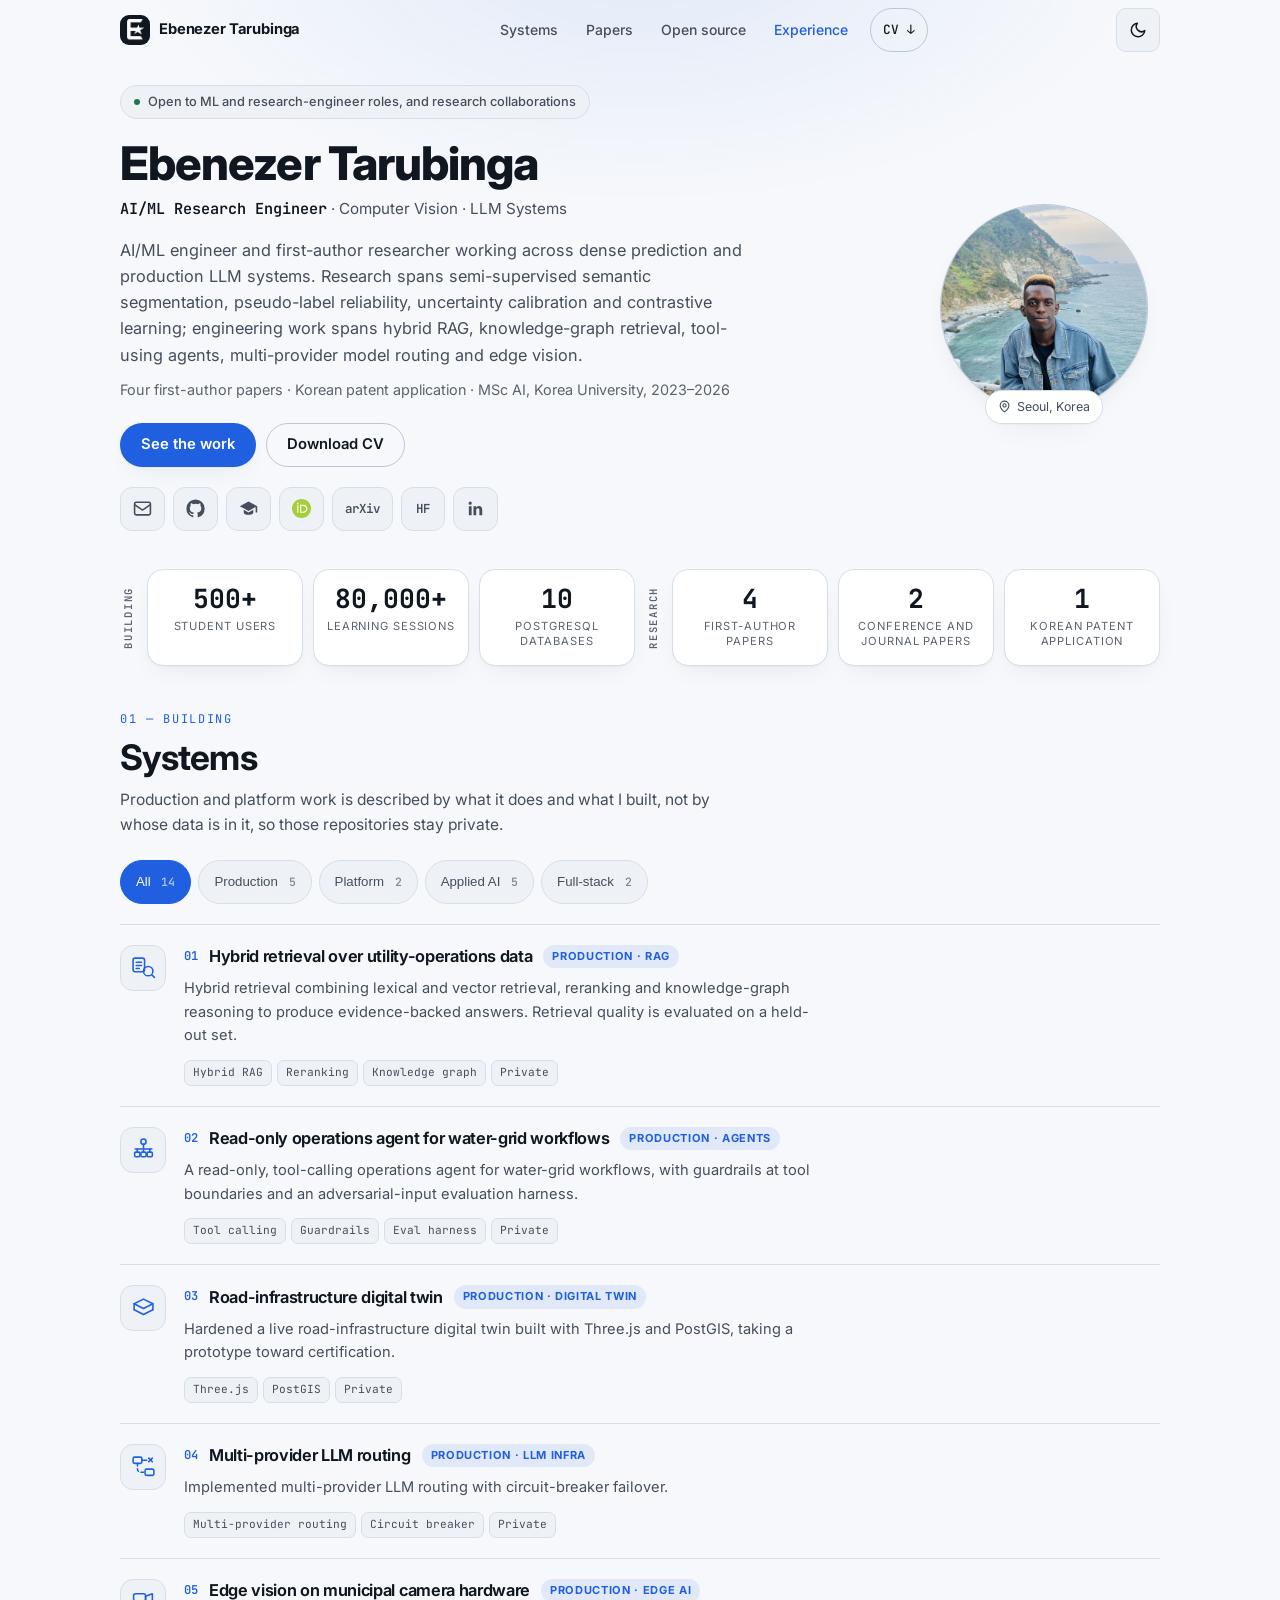
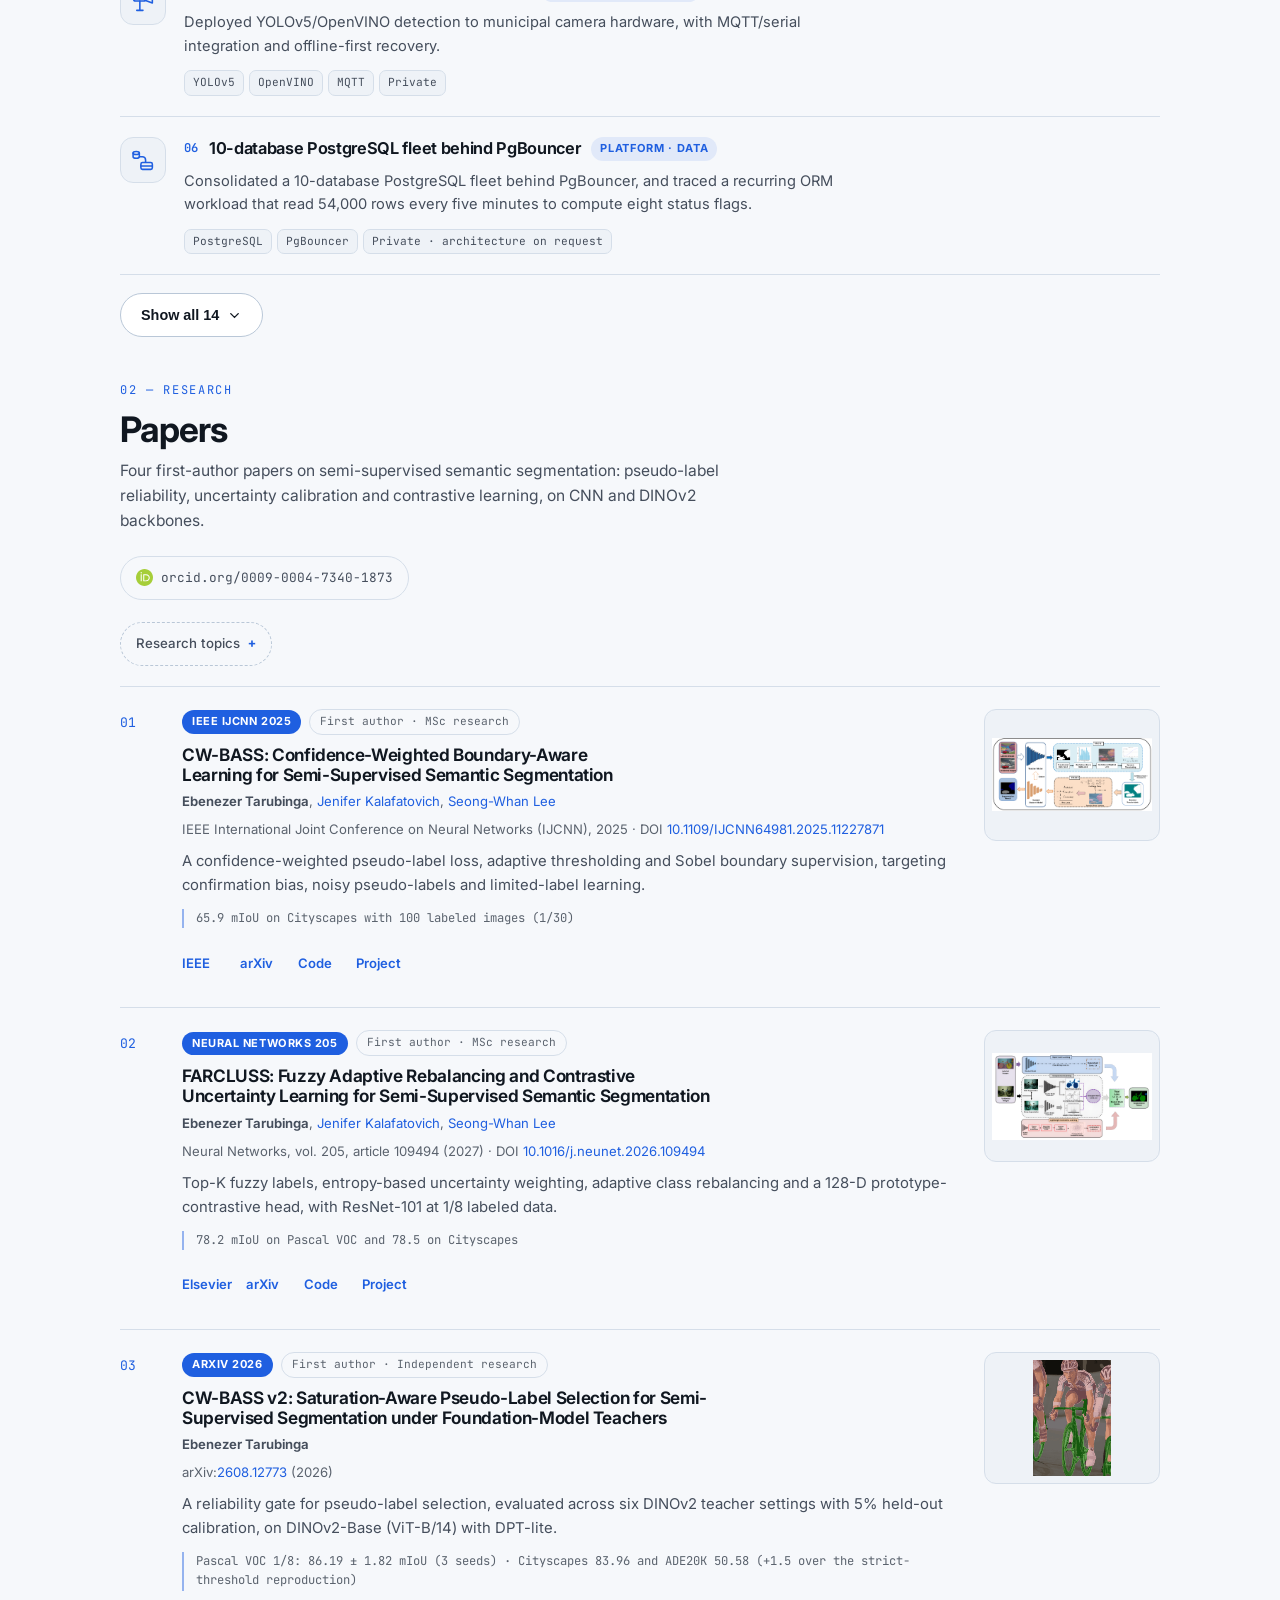
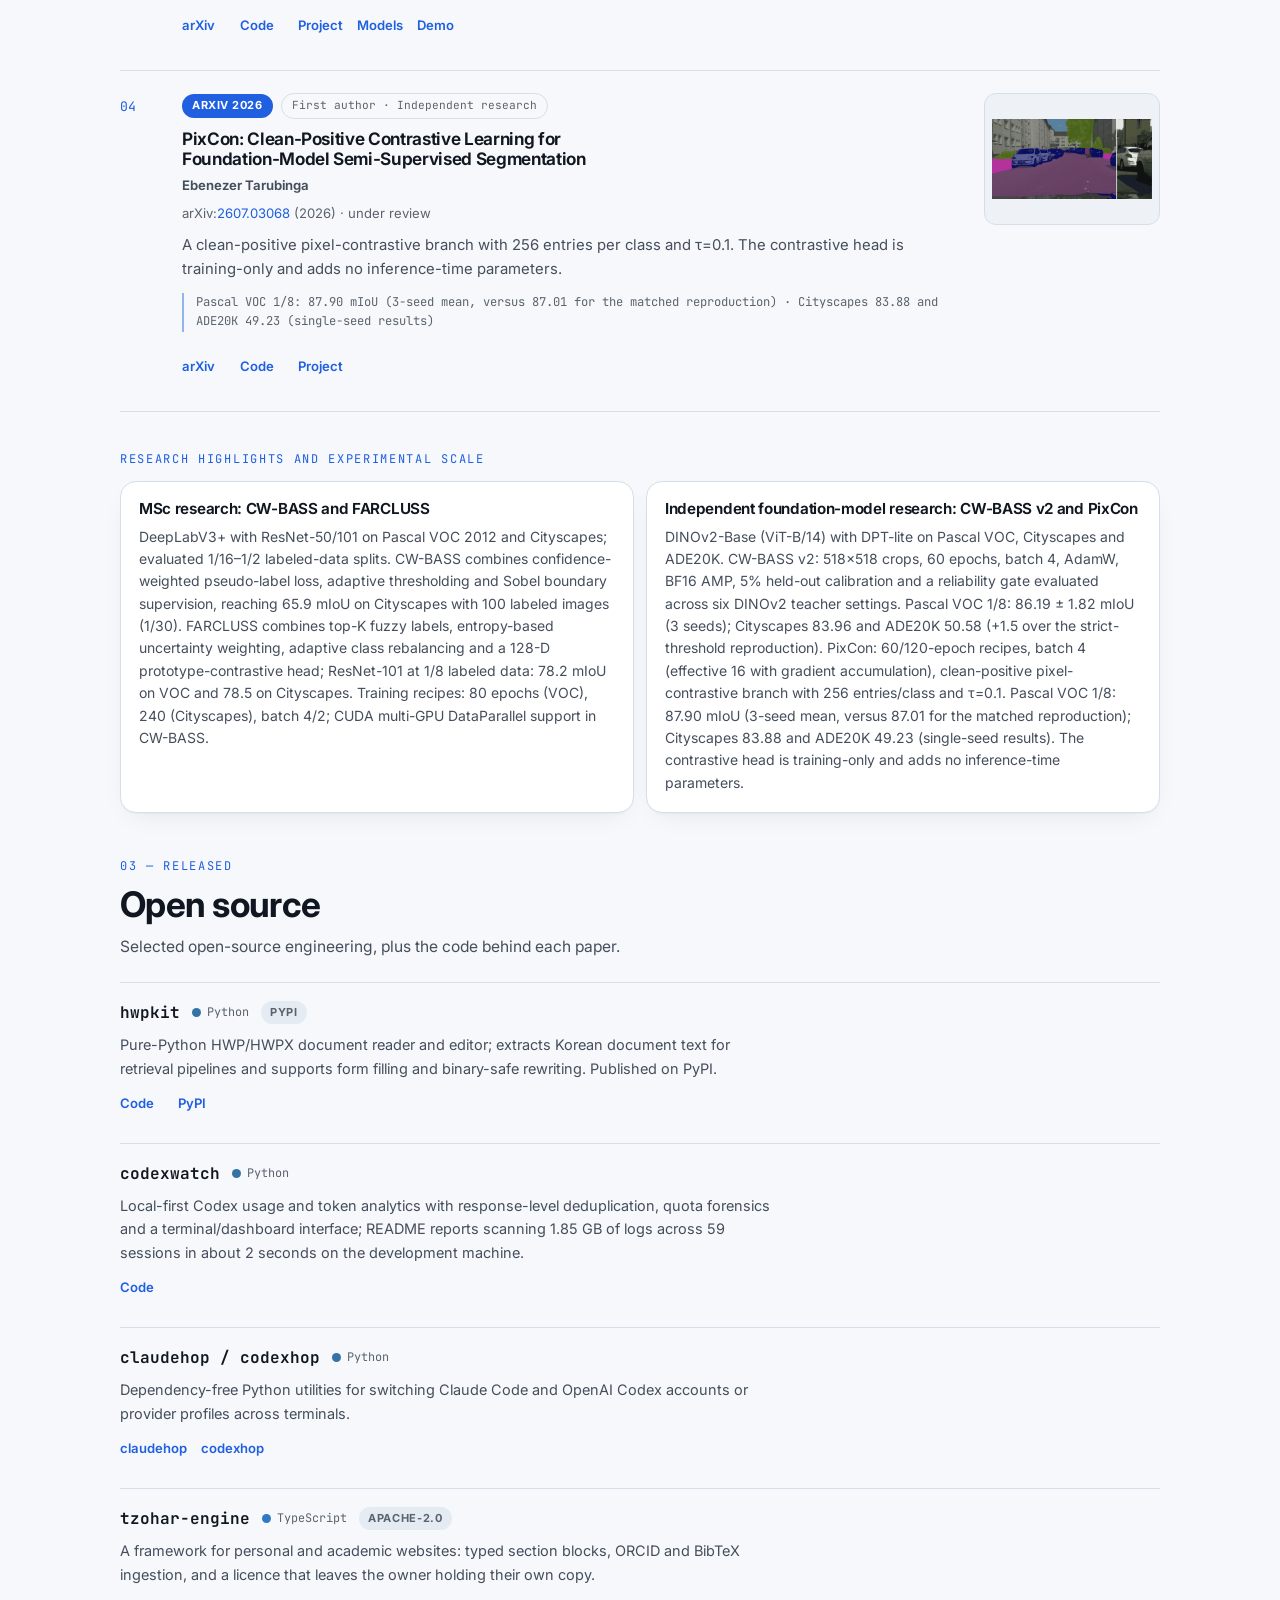
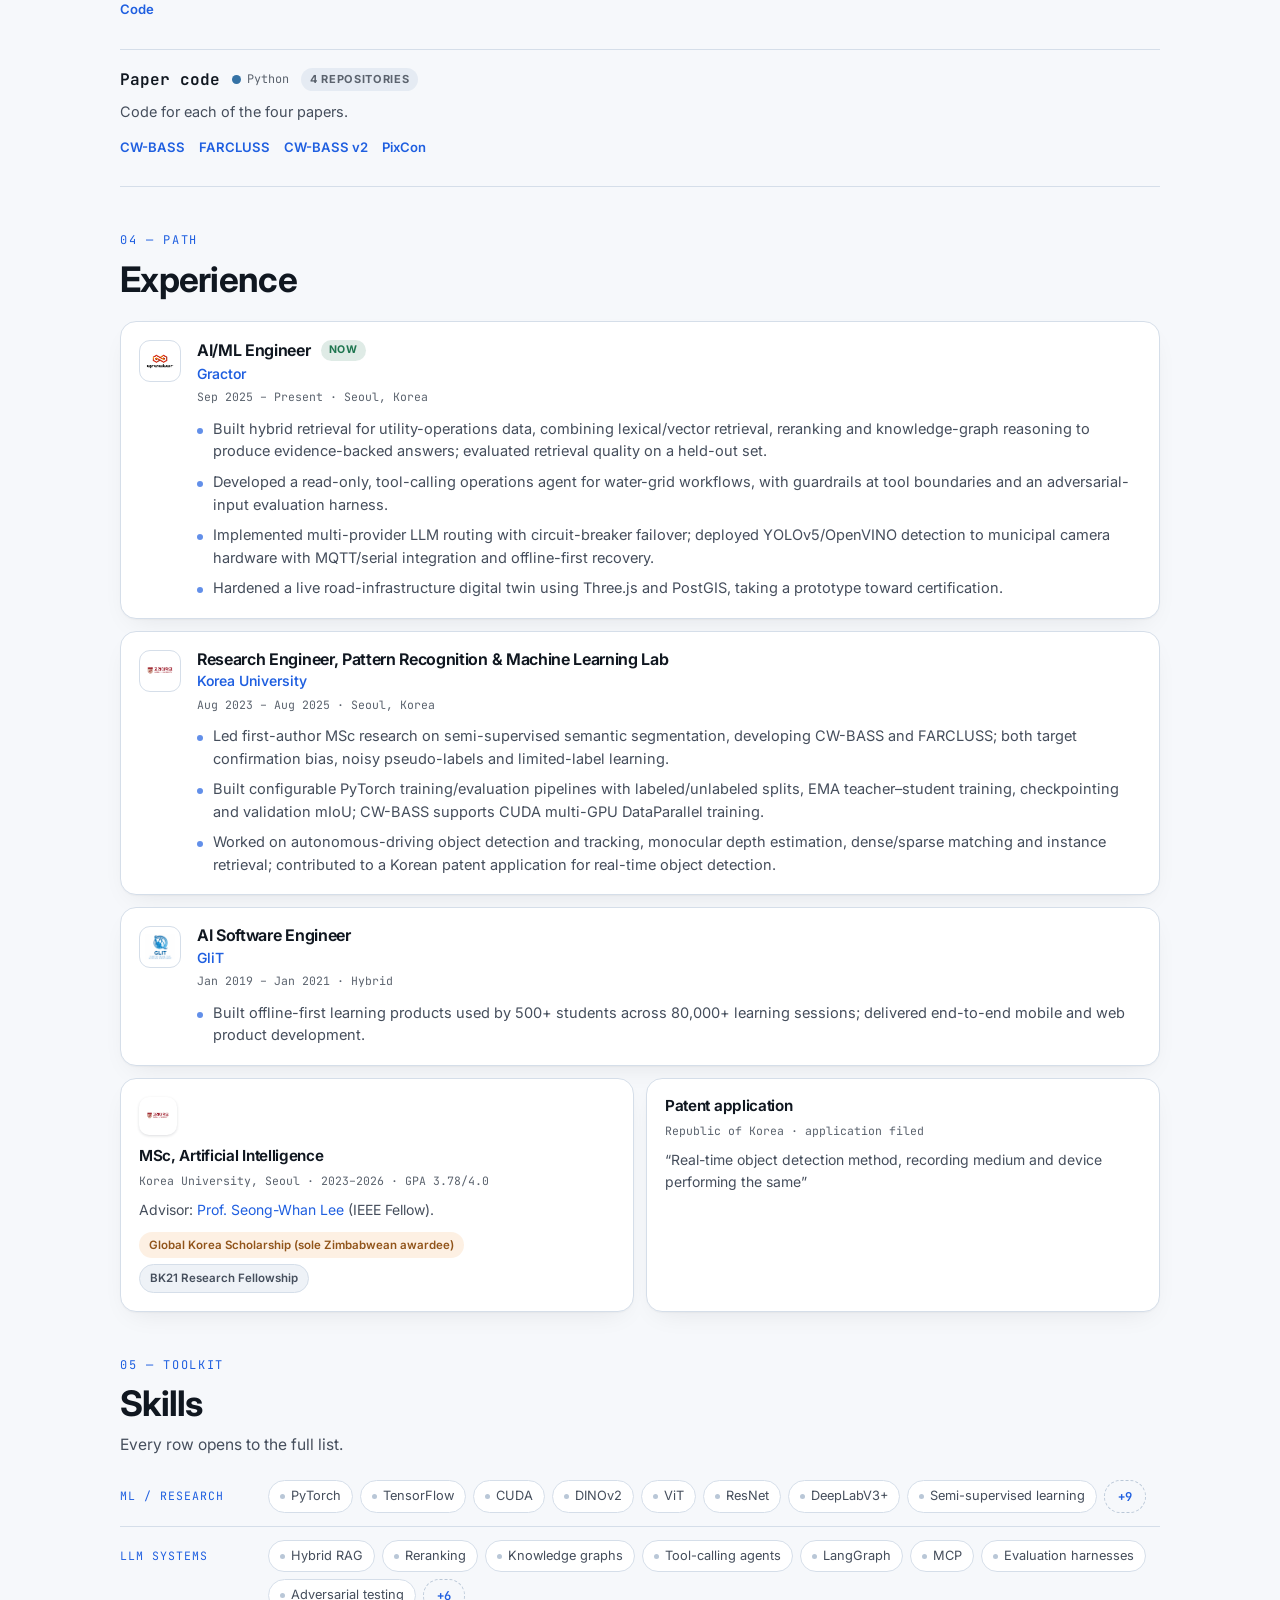
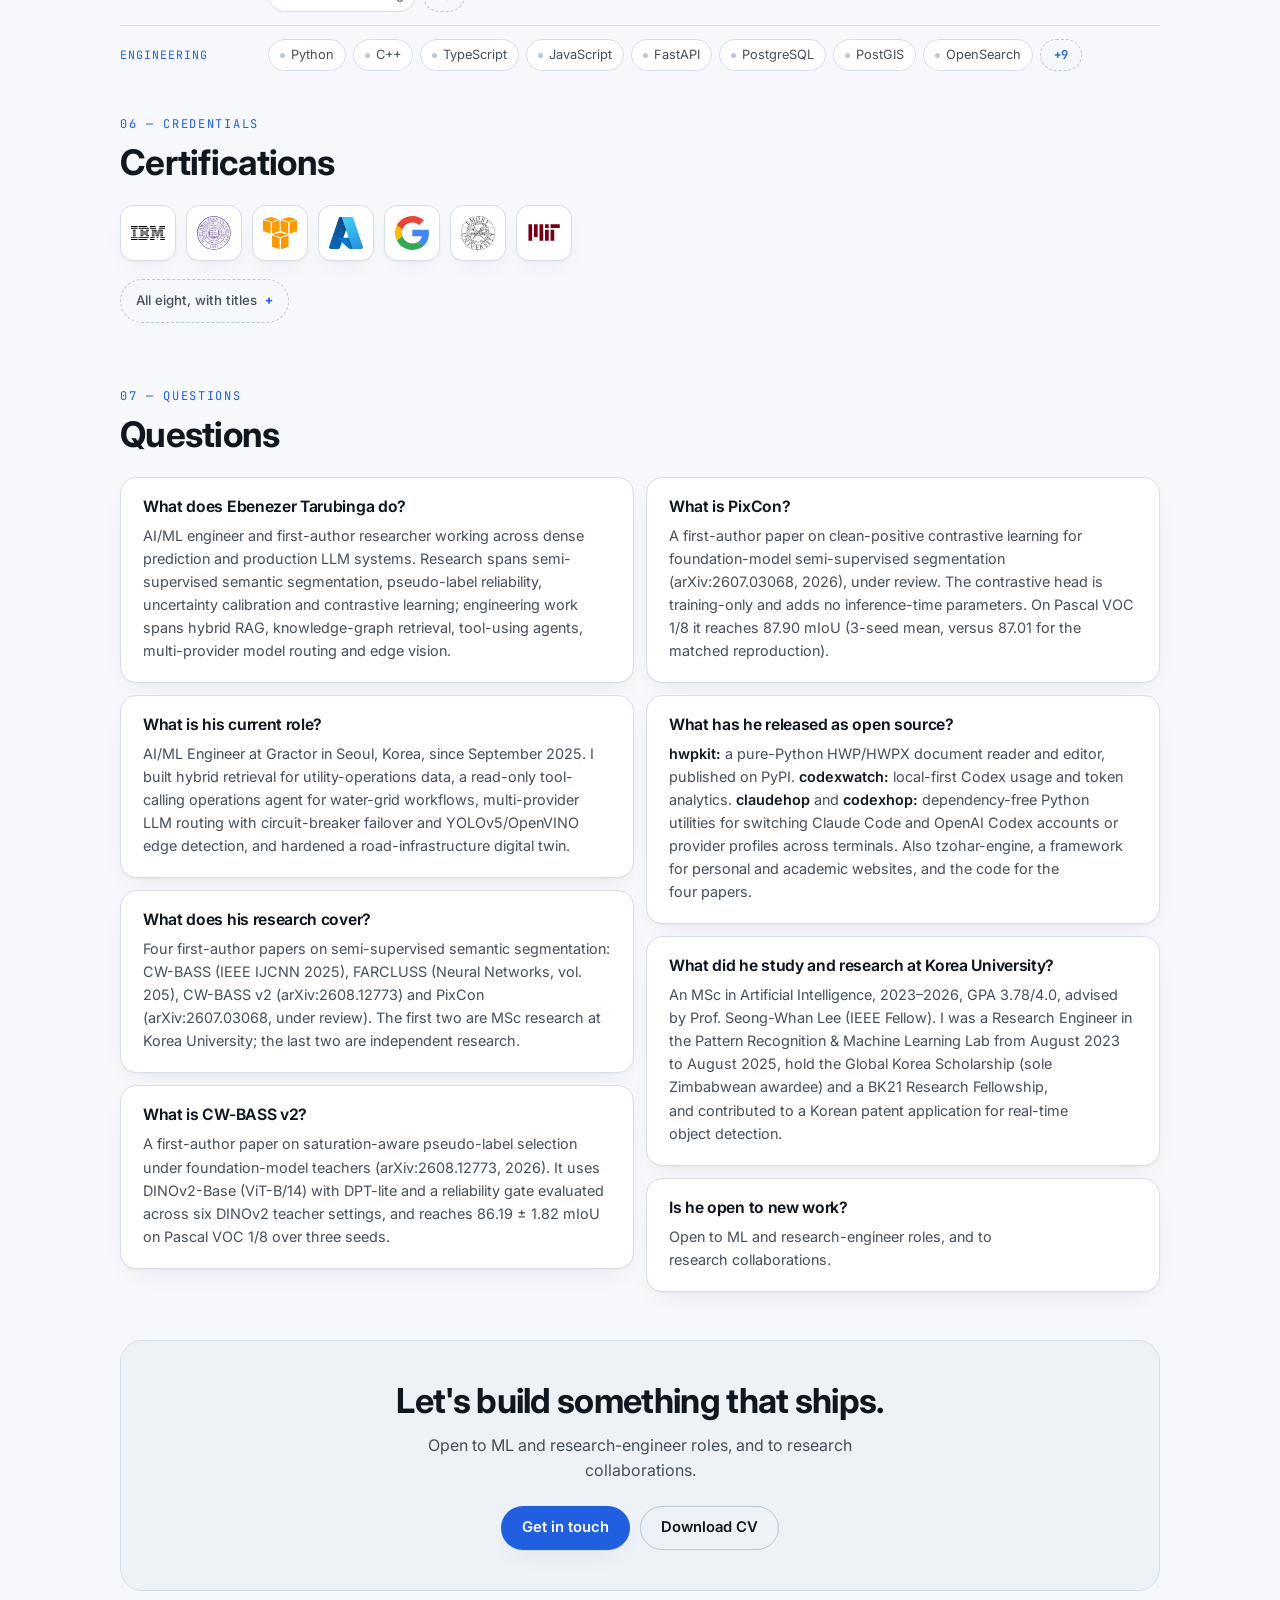
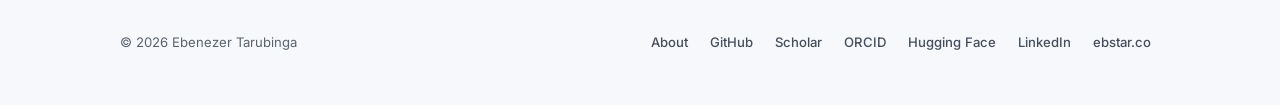
<file: index.html>
<!DOCTYPE html>
<html lang="en">
<head>
  <meta charset="UTF-8" />
  <meta name="viewport" content="width=device-width, initial-scale=1" />
  <title>Ebenezer Tarubinga | AI/ML Research Engineer</title>
  <meta name="author" content="Ebenezer Tarubinga" />
  <meta name="description" content="Ebenezer Tarubinga, AI/ML research engineer in Seoul. Four first-author papers on semi-supervised semantic segmentation, and production LLM systems: hybrid RAG, tool-using agents, model routing and edge vision." />

  <!-- Open Graph -->
  <meta property="og:title" content="Ebenezer Tarubinga | AI/ML Research Engineer" />
  <meta property="og:description" content="AI/ML research engineer. Four first-author papers on semi-supervised semantic segmentation; hybrid RAG, tool-using agents and edge vision in production. MSc AI, Korea University." />
  <meta property="og:type" content="website" />
  <meta property="og:site_name" content="Ebenezer Tarubinga" />
  <meta property="og:url" content="https://psychofict.github.io/" />
  <meta property="og:image" content="https://psychofict.github.io/pictures/ebstar.png" />
  <meta name="twitter:card" content="summary_large_image" />

  <link rel="canonical" href="https://psychofict.github.io/" />
  <link rel="alternate" hreflang="en" href="https://psychofict.github.io/" />
  <link rel="alternate" hreflang="x-default" href="https://psychofict.github.io/" />
  <link rel="alternate" type="application/rss+xml" title="Ebenezer Tarubinga: papers" href="https://psychofict.github.io/feed.xml" />

  <link rel="icon" href="/favicon.ico" sizes="48x48" />
  <link rel="icon" type="image/png" sizes="96x96" href="/favicon-96.png" />
  <link rel="icon" type="image/png" sizes="192x192" href="/icon-192.png" />
  <link rel="apple-touch-icon" sizes="180x180" href="/apple-touch-icon.png" />
  <link rel="preconnect" href="https://fonts.googleapis.com" />
  <link rel="preconnect" href="https://fonts.gstatic.com" crossorigin />
  <link href="https://fonts.googleapis.com/css2?family=Inter:wght@400;500;600;700;800;900&family=JetBrains+Mono:wght@400;500;600&display=swap" rel="stylesheet" />
  <link rel="stylesheet" href="stylesheet.css" />

  <!-- Google Analytics -->
  <script async src="https://www.googletagmanager.com/gtag/js?id=G-YFYF6ZWHZZ"></script>
  <script>
    window.dataLayer = window.dataLayer || [];
    function gtag(){dataLayer.push(arguments);}
    gtag('js', new Date());
    gtag('config', 'G-YFYF6ZWHZZ');
  </script>

  <!-- Structured data: one block per entity. -->
  <script type="application/ld+json">
  {
    "@context": "https://schema.org",
    "@type": "Person",
    "@id": "https://ebstar.co/#person",
    "name": "Ebenezer Tarubinga",
    "alternateName": "Ebstar",
    "givenName": "Ebenezer",
    "familyName": "Tarubinga",
    "jobTitle": "AI/ML Research Engineer",
    "description": "AI/ML engineer and first-author researcher working across dense prediction and production LLM systems. Research spans semi-supervised semantic segmentation, pseudo-label reliability, uncertainty calibration and contrastive learning; engineering work spans hybrid RAG, knowledge-graph retrieval, tool-using agents, multi-provider model routing and edge vision.",
    "url": "https://ebstar.co",
    "mainEntityOfPage": "https://psychofict.github.io/",
    "image": "https://psychofict.github.io/pictures/ebstar.png",
    "homeLocation": {
      "@type": "Place",
      "name": "Seoul, Korea"
    },
    "alumniOf": {
      "@id": "https://psychofict.github.io/#korea-university"
    },
    "hasCredential": {
      "@type": "EducationalOccupationalCredential",
      "credentialCategory": "degree",
      "educationalLevel": "Master of Science",
      "name": "MSc in Artificial Intelligence",
      "recognizedBy": {
        "@id": "https://psychofict.github.io/#korea-university"
      }
    },
    "knowsAbout": [
      "Semi-supervised semantic segmentation",
      "Pseudo-label reliability",
      "Uncertainty calibration",
      "Contrastive learning",
      "Dense prediction",
      "Foundation models (DINOv2, ViT)",
      "Hybrid RAG",
      "Knowledge-graph retrieval",
      "Tool-using agents",
      "Multi-provider model routing",
      "Edge vision"
    ],
    "award": [
      "Global Korea Scholarship (sole Zimbabwean awardee)",
      "BK21 Research Fellowship"
    ],
    "identifier": {
      "@type": "PropertyValue",
      "propertyID": "ORCID",
      "value": "https://orcid.org/0009-0004-7340-1873",
      "url": "https://orcid.org/0009-0004-7340-1873"
    },
    "sameAs": [
      "https://www.wikidata.org/wiki/Q108761295",
      "https://www.linkedin.com/in/ebstar",
      "https://scholar.google.com/citations?user=W818y-gAAAAJ",
      "https://orcid.org/0009-0004-7340-1873",
      "https://github.com/psychofict",
      "https://huggingface.co/psychofict",
      "https://www.crunchbase.com/person/ebenezer-tarubinga",
      "https://ebstar.co"
    ]
  }
  </script>
  <script type="application/ld+json">
  {
    "@context": "https://schema.org",
    "@type": "WebSite",
    "@id": "https://psychofict.github.io/#website",
    "name": "Ebenezer Tarubinga",
    "url": "https://psychofict.github.io/",
    "description": "Ebenezer Tarubinga, AI/ML research engineer in Seoul. Four first-author papers on semi-supervised semantic segmentation, and production LLM systems: hybrid RAG, tool-using agents, model routing and edge vision.",
    "inLanguage": "en",
    "author": {
      "@id": "https://ebstar.co/#person"
    },
    "publisher": {
      "@id": "https://ebstar.co/#person"
    },
    "copyrightHolder": {
      "@id": "https://ebstar.co/#person"
    },
    "copyrightYear": 2026,
    "dateModified": "2026-11-22"
  }
  </script>
  <script type="application/ld+json">
  {
    "@context": "https://schema.org",
    "@type": [
      "EducationalOrganization",
      "CollegeOrUniversity"
    ],
    "@id": "https://psychofict.github.io/#korea-university",
    "name": "Korea University",
    "url": "https://www.korea.ac.kr",
    "address": {
      "@type": "PostalAddress",
      "addressLocality": "Seoul",
      "addressCountry": "KR"
    }
  }
  </script>
  <script type="application/ld+json">
  {
    "@context": "https://schema.org",
    "@type": "ScholarlyArticle",
    "@id": "https://psychofict.github.io/#paper-cw-bass-v2",
    "headline": "CW-BASS v2: Saturation-Aware Pseudo-Label Selection for Semi-Supervised Segmentation under Foundation-Model Teachers",
    "name": "CW-BASS v2: Saturation-Aware Pseudo-Label Selection for Semi-Supervised Segmentation under Foundation-Model Teachers",
    "description": "A reliability gate for pseudo-label selection, evaluated across six DINOv2 teacher settings with 5% held-out calibration, on DINOv2-Base (ViT-B/14) with DPT-lite.",
    "author": [
      {
        "@id": "https://ebstar.co/#person"
      }
    ],
    "datePublished": "2026-08-13",
    "url": "https://arxiv.org/abs/2608.12773",
    "sameAs": [
      "https://arxiv.org/abs/2608.12773",
      "https://psychofict.github.io/CW-BASS-v2/",
      "https://github.com/psychofict/CW-BASS-v2"
    ],
    "inLanguage": "en",
    "keywords": "Semi-supervised learning, Semantic segmentation",
    "creativeWorkStatus": "Preprint"
  }
  </script>
  <script type="application/ld+json">
  {
    "@context": "https://schema.org",
    "@type": "ScholarlyArticle",
    "@id": "https://psychofict.github.io/#paper-pixcon",
    "headline": "PixCon: Clean-Positive Contrastive Learning for Foundation-Model Semi-Supervised Segmentation",
    "name": "PixCon: Clean-Positive Contrastive Learning for Foundation-Model Semi-Supervised Segmentation",
    "description": "A clean-positive pixel-contrastive branch with 256 entries per class and τ=0.1. The contrastive head is training-only and adds no inference-time parameters.",
    "author": [
      {
        "@id": "https://ebstar.co/#person"
      }
    ],
    "datePublished": "2026-07-03",
    "url": "https://arxiv.org/abs/2607.03068",
    "sameAs": [
      "https://arxiv.org/abs/2607.03068",
      "https://psychofict.github.io/PixCon/",
      "https://github.com/psychofict/PixCon"
    ],
    "inLanguage": "en",
    "keywords": "Semi-supervised learning, Semantic segmentation",
    "creativeWorkStatus": "Under review"
  }
  </script>
  <script type="application/ld+json">
  {
    "@context": "https://schema.org",
    "@type": "ScholarlyArticle",
    "@id": "https://psychofict.github.io/#paper-farcluss",
    "headline": "FARCLUSS: Fuzzy Adaptive Rebalancing and Contrastive Uncertainty Learning for Semi-Supervised Semantic Segmentation",
    "name": "FARCLUSS: Fuzzy Adaptive Rebalancing and Contrastive Uncertainty Learning for Semi-Supervised Semantic Segmentation",
    "description": "Top-K fuzzy labels, entropy-based uncertainty weighting, adaptive class rebalancing and a 128-D prototype-contrastive head, with ResNet-101 at 1/8 labeled data.",
    "author": [
      {
        "@id": "https://ebstar.co/#person"
      },
      {
        "@type": "Person",
        "name": "Jenifer Kalafatovich",
        "url": "https://scholar.google.com/citations?user=uH_-hRUAAAAJ&hl=en"
      },
      {
        "@type": "Person",
        "name": "Seong-Whan Lee",
        "url": "https://pure.korea.ac.kr/en/persons/seong-whan-lee"
      }
    ],
    "datePublished": "2025-06-11",
    "url": "https://doi.org/10.1016/j.neunet.2026.109494",
    "sameAs": [
      "https://doi.org/10.1016/j.neunet.2026.109494",
      "https://arxiv.org/abs/2506.11142",
      "https://psychofict.github.io/FARCLUSS/",
      "https://github.com/psychofict/FARCLUSS"
    ],
    "inLanguage": "en",
    "keywords": "Semi-supervised learning, Semantic segmentation",
    "creativeWorkStatus": "Published in Neural Networks",
    "publisher": {
      "@type": "Organization",
      "name": "Elsevier"
    },
    "isPartOf": {
      "@type": "PublicationVolume",
      "volumeNumber": "205",
      "isPartOf": {
        "@type": "Periodical",
        "name": "Neural Networks"
      }
    },
    "identifier": "https://doi.org/10.1016/j.neunet.2026.109494"
  }
  </script>
  <script type="application/ld+json">
  {
    "@context": "https://schema.org",
    "@type": "ScholarlyArticle",
    "@id": "https://psychofict.github.io/#paper-cw-bass",
    "headline": "CW-BASS: Confidence-Weighted Boundary-Aware Learning for Semi-Supervised Semantic Segmentation",
    "name": "CW-BASS: Confidence-Weighted Boundary-Aware Learning for Semi-Supervised Semantic Segmentation",
    "description": "A confidence-weighted pseudo-label loss, adaptive thresholding and Sobel boundary supervision, targeting confirmation bias, noisy pseudo-labels and limited-label learning.",
    "author": [
      {
        "@id": "https://ebstar.co/#person"
      },
      {
        "@type": "Person",
        "name": "Jenifer Kalafatovich",
        "url": "https://scholar.google.com/citations?user=uH_-hRUAAAAJ&hl=en"
      },
      {
        "@type": "Person",
        "name": "Seong-Whan Lee",
        "url": "https://pure.korea.ac.kr/en/persons/seong-whan-lee"
      }
    ],
    "datePublished": "2025-02-21",
    "url": "https://ieeexplore.ieee.org/abstract/document/11227871/",
    "sameAs": [
      "https://doi.org/10.1109/IJCNN64981.2025.11227871",
      "https://ieeexplore.ieee.org/abstract/document/11227871/",
      "https://arxiv.org/abs/2502.15152",
      "https://psychofict.github.io/CW-BASS/",
      "https://github.com/psychofict/CW-BASS"
    ],
    "inLanguage": "en",
    "keywords": "Semi-supervised learning, Semantic segmentation",
    "creativeWorkStatus": "Published at IEEE IJCNN 2025",
    "publisher": {
      "@type": "Organization",
      "name": "IEEE"
    },
    "identifier": "https://doi.org/10.1109/IJCNN64981.2025.11227871"
  }
  </script>
  <script type="application/ld+json">
  {
    "@context": "https://schema.org",
    "@type": "FAQPage",
    "@id": "https://psychofict.github.io/#faq",
    "inLanguage": "en",
    "mainEntity": [
      {
        "@type": "Question",
        "name": "What does Ebenezer Tarubinga do?",
        "acceptedAnswer": {
          "@type": "Answer",
          "text": "AI/ML engineer and first-author researcher working across dense prediction and production LLM systems. Research spans semi-supervised semantic segmentation, pseudo-label reliability, uncertainty calibration and contrastive learning; engineering work spans hybrid RAG, knowledge-graph retrieval, tool-using agents, multi-provider model routing and edge vision."
        }
      },
      {
        "@type": "Question",
        "name": "What is his current role?",
        "acceptedAnswer": {
          "@type": "Answer",
          "text": "AI/ML Engineer at Gractor in Seoul, Korea, since September 2025. I built hybrid retrieval for utility-operations data, a read-only tool-calling operations agent for water-grid workflows, multi-provider LLM routing with circuit-breaker failover and YOLOv5/OpenVINO edge detection, and hardened a road-infrastructure digital twin."
        }
      },
      {
        "@type": "Question",
        "name": "What does his research cover?",
        "acceptedAnswer": {
          "@type": "Answer",
          "text": "Four first-author papers on semi-supervised semantic segmentation: CW-BASS (IEEE IJCNN 2025), FARCLUSS (Neural Networks, vol. 205), CW-BASS v2 (arXiv:2608.12773) and PixCon (arXiv:2607.03068, under review). The first two are MSc research at Korea University; the last two are independent research."
        }
      },
      {
        "@type": "Question",
        "name": "What is CW-BASS v2?",
        "acceptedAnswer": {
          "@type": "Answer",
          "text": "A first-author paper on saturation-aware pseudo-label selection under foundation-model teachers (arXiv:2608.12773, 2026). It uses DINOv2-Base (ViT-B/14) with DPT-lite and a reliability gate evaluated across six DINOv2 teacher settings, and reaches 86.19 ± 1.82 mIoU on Pascal VOC 1/8 over three seeds."
        }
      },
      {
        "@type": "Question",
        "name": "What is PixCon?",
        "acceptedAnswer": {
          "@type": "Answer",
          "text": "A first-author paper on clean-positive contrastive learning for foundation-model semi-supervised segmentation (arXiv:2607.03068, 2026), under review. The contrastive head is training-only and adds no inference-time parameters. On Pascal VOC 1/8 it reaches 87.90 mIoU (3-seed mean, versus 87.01 for the matched reproduction)."
        }
      },
      {
        "@type": "Question",
        "name": "What has he released as open source?",
        "acceptedAnswer": {
          "@type": "Answer",
          "text": "hwpkit: a pure-Python HWP/HWPX document reader and editor, published on PyPI. codexwatch: local-first Codex usage and token analytics. claudehop and codexhop: dependency-free Python utilities for switching Claude Code and OpenAI Codex accounts or provider profiles across terminals. Also tzohar-engine, a framework for personal and academic websites, and the code for the four papers."
        }
      },
      {
        "@type": "Question",
        "name": "What did he study and research at Korea University?",
        "acceptedAnswer": {
          "@type": "Answer",
          "text": "An MSc in Artificial Intelligence, 2023–2026, GPA 3.78/4.0, advised by Prof. Seong-Whan Lee (IEEE Fellow). I was a Research Engineer in the Pattern Recognition & Machine Learning Lab from August 2023 to August 2025, hold the Global Korea Scholarship (sole Zimbabwean awardee) and a BK21 Research Fellowship, and contributed to a Korean patent application for real-time object detection."
        }
      },
      {
        "@type": "Question",
        "name": "Is he open to new work?",
        "acceptedAnswer": {
          "@type": "Answer",
          "text": "Open to ML and research-engineer roles, and to research collaborations."
        }
      }
    ]
  }
  </script>

  <!-- Resolve the stored theme before paint. Nothing is set when the visitor has
       no preference, so the CSS falls through to prefers-color-scheme. -->
  <script>
    (function () {
      try {
        var t = localStorage.getItem('theme');
        if (t === 'light' || t === 'dark') document.documentElement.setAttribute('data-theme', t);
      } catch (e) {}
    })();
  </script>
</head>

<body>
  <div class="page-glow" aria-hidden="true"></div>

  <!-- Glyph sprite. Every system row carries a line drawing of what the system
       actually does, in one stroke weight, so the index scans as a set rather
       than as a wall of paragraphs. Stock photography would say nothing. -->
  <svg class="sprite" aria-hidden="true" focusable="false"><defs>
    <g id="g-retrieval"><rect x="2" y="3" width="11" height="13" rx="2"/><path d="M5 7h5M5 10h5M5 13h3"/><circle cx="16.5" cy="15.5" r="4.5"/><path d="M19.9 18.9 22.5 21.5"/></g>
    <g id="g-agent"><circle cx="12" cy="4.5" r="2.5"/><path d="M12 7v3.5"/><path d="M4 11.5h16"/><path d="M6 11.5v3M12 11.5v3M18 11.5v3"/><rect x="3.5" y="14.5" width="5" height="4.5" rx="1.2"/><rect x="9.5" y="14.5" width="5" height="4.5" rx="1.2"/><rect x="15.5" y="14.5" width="5" height="4.5" rx="1.2"/></g>
    <g id="g-twin"><path d="M3 7.5 12 3l9 4.5-9 4.5z"/><path d="M3 13.2 12 17.7l9-4.5"/><path d="M3 7.5v5.7M21 7.5v5.7"/></g>
    <g id="g-camera"><rect x="2.5" y="4.5" width="11.5" height="7" rx="2"/><path d="M14 7 20.5 4.5v9L14 11z"/><path d="M8.5 11.5v8.5"/><path d="M5.5 20.5h6"/></g>
    <g id="g-key"><circle cx="5.5" cy="12" r="3"/><path d="M8.5 12h6"/><path d="M12 12v3"/><rect x="15" y="4.5" width="6.5" height="15" rx="1.5"/><circle cx="18" cy="12" r="1"/></g>
    <g id="g-db"><ellipse cx="5" cy="4.8" rx="3" ry="1.5"/><path d="M2 4.8v3.6c0 .8 1.3 1.5 3 1.5s3-.7 3-1.5V4.8"/><path d="M8 8.4h3a3 3 0 0 1 3 3v2.1"/><rect x="9.5" y="14" width="11" height="6.5" rx="1.5"/><path d="M9.5 17.2h11"/></g>
    <g id="g-failover"><rect x="2" y="3" width="8.5" height="6" rx="1.5"/><rect x="13.5" y="14.5" width="8.5" height="6" rx="1.5"/><path d="M10.5 6h4.5"/><path d="M17 4 20.5 7.5M20.5 4 17 7.5"/><path d="M6.2 9v5.5a3 3 0 0 0 3 3h4.3" stroke-dasharray="2.6 2.6"/></g>
    <g id="g-shield"><path d="M12 2.5 4.5 5.6v5.7c0 4.8 3.2 8.2 7.5 9.7 4.3-1.5 7.5-4.9 7.5-9.7V5.6z"/><path d="M12 7.2 10 11.8h3.2L11.6 16.6"/></g>
    <g id="g-graph"><circle cx="5.5" cy="6" r="2.5"/><circle cx="18.5" cy="8" r="2.5"/><circle cx="9.5" cy="18" r="2.5"/><path d="M8 6.4l8 1.2M6.6 8.3 8.7 15.6M17 10.2l-5.6 5.9"/></g>
    <g id="g-labels"><rect x="2.5" y="2.5" width="19" height="19" rx="2"/><path d="M2.5 9h19M2.5 15h19M9 2.5v19M15 2.5v19"/><rect x="2.5" y="2.5" width="6.5" height="6.5" fill="currentColor" stroke="none" opacity=".26"/><rect x="15" y="9" width="6.5" height="6" fill="currentColor" stroke="none" opacity=".26"/></g>
    <g id="g-depth"><path d="M2.5 20.5c2.2-6.6 5.6-9.9 9.5-9.9s7.3 3.3 9.5 9.9"/><path d="M6.4 20.5c1.5-3.8 3.4-5.7 5.6-5.7s4.1 1.9 5.6 5.7"/><path d="M10.1 20.5c.7-1.6 1.3-2.4 1.9-2.4s1.2.8 1.9 2.4"/><path d="M12 3v4"/></g>
    <g id="g-context"><rect x="2.5" y="8" width="19" height="8" rx="2"/><path d="M6.2 8v8M17.8 8v8" stroke-dasharray="2 2"/><rect x="8.6" y="8" width="6.8" height="8" fill="currentColor" stroke="none" opacity=".24"/></g>
    <g id="g-leaf"><path d="M20.5 3.5c0 8.3-5.2 13.5-13.5 13.5 0-8.3 5.2-13.5 13.5-13.5z"/><path d="M7 17c3.1-4.2 6.2-6.8 10.3-8.3"/><path d="M3.5 20.5 7 17"/></g>
    <g id="g-book"><path d="M3 5.2c2.9-1.5 6-1.5 9 0v13.4c-3-1.5-6.1-1.5-9 0z"/><path d="M21 5.2c-2.9-1.5-6-1.5-9 0v13.4c3-1.5 6.1-1.5 9 0z"/></g>
  </defs></svg>

  <!-- ===================== NAV ===================== -->
  <header class="nav" id="nav">
    <div class="nav-inner">
      <a href="#home" class="brand">
        <span class="brand-mark"><img src="pictures/ebstar-mark-white.png" alt="" /></span>
        <span class="brand-name">Ebenezer&nbsp;Tarubinga</span>
      </a>

      <nav class="nav-links" id="navLinks" aria-label="Sections">
        <a href="#systems">Systems</a>
        <a href="#publications">Papers</a>
        <a href="#opensource">Open source</a>
        <a href="#experience">Experience</a>
        <a class="nav-cta" href="data/ebstar_cv.pdf" target="_blank" rel="noopener">CV ↓</a>
      </nav>

      <div class="nav-tools">
        <button id="themeToggle" class="icon-btn" aria-label="Toggle colour theme" title="Toggle theme">
          <svg class="i-sun" viewBox="0 0 24 24" width="18" height="18" fill="none" stroke="currentColor" stroke-width="2" stroke-linecap="round" aria-hidden="true"><circle cx="12" cy="12" r="4"/><path d="M12 2v2M12 20v2M4.9 4.9l1.4 1.4M17.7 17.7l1.4 1.4M2 12h2M20 12h2M4.9 19.1l1.4-1.4M17.7 6.3l1.4-1.4"/></svg>
          <svg class="i-moon" viewBox="0 0 24 24" width="18" height="18" fill="none" stroke="currentColor" stroke-width="2" stroke-linecap="round" stroke-linejoin="round" aria-hidden="true"><path d="M21 12.8A9 9 0 1 1 11.2 3a7 7 0 0 0 9.8 9.8z"/></svg>
        </button>
        <button id="menuBtn" class="icon-btn menu-btn" aria-label="Open menu" aria-expanded="false" aria-controls="navLinks">
          <svg viewBox="0 0 24 24" width="20" height="20" fill="none" stroke="currentColor" stroke-width="2" stroke-linecap="round" aria-hidden="true"><path d="M3 6h18M3 12h18M3 18h18"/></svg>
        </button>
      </div>
    </div>
  </header>

  <main id="main">

  <!-- ===================== HERO ===================== -->
  <section class="hero" id="home">
    <div class="hero-grid reveal">
      <div class="hero-text">
        <p class="eyebrow"><span class="dot"></span> Open to ML and research-engineer roles, and research collaborations</p>

        <h1>Ebenezer Tarubinga</h1>
        <p class="role"><span class="mono">AI/ML Research Engineer</span> · Computer Vision · LLM Systems</p>

        <p class="lede">
          AI/ML engineer and first-author researcher working across dense prediction and production LLM systems. Research spans semi-supervised semantic segmentation, pseudo-label reliability, uncertainty calibration and contrastive learning; engineering work spans hybrid RAG, knowledge-graph retrieval, tool-using agents, multi-provider model routing and edge vision.
        </p>
        <p class="lede-2">Four first-author papers · Korean patent application · MSc AI, Korea University, 2023–2026</p>

        <div class="hero-cta">
          <a class="btn btn-primary" href="#systems">See the work</a>
          <a class="btn btn-ghost" href="data/ebstar_cv.pdf" target="_blank" rel="noopener">Download CV</a>
        </div>

        <div class="socials">
          <a class="social" href="mailto:ebstarmusic@gmail.com" title="Email" aria-label="Email"><svg viewBox="0 0 24 24" width="19" height="19" fill="none" stroke="currentColor" stroke-width="2" aria-hidden="true"><rect x="2" y="4" width="20" height="16" rx="2"/><path d="m2 7 10 7 10-7"/></svg></a>
          <a class="social" href="https://github.com/psychofict" target="_blank" rel="noopener" title="GitHub" aria-label="GitHub"><svg viewBox="0 0 24 24" width="19" height="19" fill="currentColor" aria-hidden="true"><path d="M12 .5A11.5 11.5 0 0 0 .5 12a11.5 11.5 0 0 0 7.9 10.9c.6.1.8-.2.8-.5v-2c-3.2.7-3.9-1.4-3.9-1.4-.5-1.3-1.3-1.7-1.3-1.7-1-.7.1-.7.1-.7 1.2.1 1.8 1.2 1.8 1.2 1 1.8 2.8 1.3 3.4 1 .1-.8.4-1.3.8-1.6-2.6-.3-5.3-1.3-5.3-5.7 0-1.3.5-2.3 1.2-3.1-.1-.3-.5-1.5.1-3.1 0 0 1-.3 3.3 1.2a11.5 11.5 0 0 1 6 0C17 5 18 5.3 18 5.3c.6 1.6.2 2.8.1 3.1.8.8 1.2 1.8 1.2 3.1 0 4.4-2.7 5.4-5.3 5.7.4.4.8 1.1.8 2.2v3.3c0 .3.2.6.8.5A11.5 11.5 0 0 0 23.5 12 11.5 11.5 0 0 0 12 .5z"/></svg></a>
          <a class="social" href="https://scholar.google.com/citations?user=W818y-gAAAAJ&amp;hl=en" target="_blank" rel="noopener" title="Google Scholar" aria-label="Google Scholar"><svg viewBox="0 0 24 24" width="19" height="19" fill="currentColor" aria-hidden="true"><path d="M12 3 1 9l11 6 9-4.9V17h2V9zM6 13.7v3.2c0 1.6 2.7 3.1 6 3.1s6-1.5 6-3.1v-3.2l-6 3.3z"/></svg></a>
          <a class="social" href="https://orcid.org/0009-0004-7340-1873" target="_blank" rel="me noopener" title="ORCID iD 0009-0004-7340-1873" aria-label="ORCID iD"><svg viewBox="0 0 256 256" width="19" height="19" aria-hidden="true"><path d="M256 128c0 70.7-57.3 128-128 128S0 198.7 0 128 57.3 0 128 0s128 57.3 128 128z" fill="#A6CE39"/><g fill="#fff"><path d="M86.3 186.2H70.9V79.1h15.4v107.1z"/><path d="M108.9 79.1h41.6c39.6 0 57 28.3 57 53.6 0 27.5-21.5 53.6-56.8 53.6h-41.8V79.1zm15.4 93.3h24.5c34.9 0 42.9-26.5 42.9-39.7C191.7 111.2 178 93 148 93h-23.7v79.4z"/><path d="M88.7 56.8c0 5.5-4.5 10.1-10.1 10.1s-10.1-4.6-10.1-10.1c0-5.6 4.5-10.1 10.1-10.1s10.1 4.6 10.1 10.1z"/></g></svg></a>
          <a class="social" href="https://arxiv.org/search/cs?searchtype=author&amp;query=Tarubinga,+E" target="_blank" rel="noopener" title="arXiv" aria-label="arXiv papers"><span class="social-txt">arXiv</span></a>
          <a class="social" href="https://huggingface.co/psychofict" target="_blank" rel="noopener" title="Hugging Face" aria-label="Hugging Face models"><span class="social-txt">HF</span></a>
          <a class="social" href="https://www.linkedin.com/in/ebstar" target="_blank" rel="noopener" title="LinkedIn" aria-label="LinkedIn"><svg viewBox="0 0 24 24" width="19" height="19" fill="currentColor" aria-hidden="true"><path d="M20.4 20.4h-3.5v-5.6c0-1.3 0-3-1.9-3s-2.1 1.4-2.1 2.9v5.7H9.4V9h3.3v1.6h.1c.5-.9 1.6-1.9 3.4-1.9 3.6 0 4.3 2.4 4.3 5.5v6.2zM5.3 7.4A2 2 0 1 1 5.3 3.3a2 2 0 0 1 0 4.1zM7.1 20.4H3.6V9h3.5z"/></svg></a>
        </div>
      </div>

      <div class="hero-photo">
        <div class="photo-ring">
          <img src="pictures/ebstar.png" alt="Ebenezer Tarubinga" width="208" height="208" />
        </div>
        <span class="loc-chip"><svg viewBox="0 0 24 24" width="13" height="13" fill="none" stroke="currentColor" stroke-width="2" aria-hidden="true"><path d="M20 10c0 6-8 12-8 12s-8-6-8-12a8 8 0 0 1 16 0z"/><circle cx="12" cy="10" r="3"/></svg> Seoul, Korea</span>
      </div>
    </div>
  </section>

  <!-- ===================== STATS ===================== -->
  <!-- Two tracks, three figures each, all taken from the CV. -->
  <div class="stats reveal">
    <p class="stats-cap">Building</p>
    <div class="stat"><p class="stat-num">500+</p><p class="stat-lbl">Student users</p></div>
    <div class="stat"><p class="stat-num">80,000+</p><p class="stat-lbl">Learning sessions</p></div>
    <div class="stat"><p class="stat-num">10</p><p class="stat-lbl">PostgreSQL databases</p></div>
    <p class="stats-cap">Research</p>
    <div class="stat"><p class="stat-num">4</p><p class="stat-lbl">First-author papers</p></div>
    <div class="stat"><p class="stat-num">2</p><p class="stat-lbl">Conference and journal papers</p></div>
    <div class="stat"><p class="stat-num">1</p><p class="stat-lbl">Korean patent application</p></div>
  </div>

  <!-- ===================== SYSTEMS ===================== -->
  <section class="section" id="systems">
    <div class="section-head reveal">
      <p class="kicker">01 — Building</p>
      <h2>Systems</h2>
      <p class="section-sub">
        Production and platform work is described by what it does and what I built, not by whose
        data is in it, so those repositories stay private.
      </p>
    </div>

    <div class="filters reveal" id="sysFilters" role="group" aria-label="Filter systems">
      <button class="chip active" data-filter="all">All <span class="chip-n">14</span></button>
      <button class="chip" data-filter="production">Production <span class="chip-n">5</span></button>
      <button class="chip" data-filter="platform">Platform <span class="chip-n">2</span></button>
      <button class="chip" data-filter="applied">Applied AI <span class="chip-n">5</span></button>
      <button class="chip" data-filter="fullstack">Full-stack <span class="chip-n">2</span></button>
    </div>

    <ol class="sysgrid reveal" id="sysGrid">

      <li class="sys" data-cat="production">
        <span class="sys-glyph"><svg viewBox="0 0 24 24" aria-hidden="true"><use href="#g-retrieval"/></svg></span>
        <div class="sys-main">
          <div class="sys-head"><span class="sys-idx mono">01</span><h3>Hybrid retrieval over utility-operations data</h3><span class="tag">Production · RAG</span></div>
          <p class="sys-body">
            Hybrid retrieval combining lexical and vector retrieval, reranking and knowledge-graph reasoning to produce evidence-backed answers. Retrieval quality is evaluated on a held-out set.
          </p>
          <div class="stack"><span>Hybrid RAG</span><span>Reranking</span><span>Knowledge graph</span><span class="stack-note">Private</span></div>
        </div>
      </li>

      <li class="sys" data-cat="production">
        <span class="sys-glyph"><svg viewBox="0 0 24 24" aria-hidden="true"><use href="#g-agent"/></svg></span>
        <div class="sys-main">
          <div class="sys-head"><span class="sys-idx mono">02</span><h3>Read-only operations agent for water-grid workflows</h3><span class="tag">Production · Agents</span></div>
          <p class="sys-body">
            A read-only, tool-calling operations agent for water-grid workflows, with guardrails at tool boundaries and an adversarial-input evaluation harness.
          </p>
          <div class="stack"><span>Tool calling</span><span>Guardrails</span><span>Eval harness</span><span class="stack-note">Private</span></div>
        </div>
      </li>

      <li class="sys" data-cat="production">
        <span class="sys-glyph"><svg viewBox="0 0 24 24" aria-hidden="true"><use href="#g-twin"/></svg></span>
        <div class="sys-main">
          <div class="sys-head"><span class="sys-idx mono">03</span><h3>Road-infrastructure digital twin</h3><span class="tag">Production · Digital twin</span></div>
          <p class="sys-body">
            Hardened a live road-infrastructure digital twin built with Three.js and PostGIS, taking a prototype toward certification.
          </p>
          <div class="stack"><span>Three.js</span><span>PostGIS</span><span class="stack-note">Private</span></div>
        </div>
      </li>

      <li class="sys" data-cat="production">
        <span class="sys-glyph"><svg viewBox="0 0 24 24" aria-hidden="true"><use href="#g-failover"/></svg></span>
        <div class="sys-main">
          <div class="sys-head"><span class="sys-idx mono">04</span><h3>Multi-provider LLM routing</h3><span class="tag">Production · LLM infra</span></div>
          <p class="sys-body">
            Implemented multi-provider LLM routing with circuit-breaker failover.
          </p>
          <div class="stack"><span>Multi-provider routing</span><span>Circuit breaker</span><span class="stack-note">Private</span></div>
        </div>
      </li>

      <li class="sys" data-cat="production">
        <span class="sys-glyph"><svg viewBox="0 0 24 24" aria-hidden="true"><use href="#g-camera"/></svg></span>
        <div class="sys-main">
          <div class="sys-head"><span class="sys-idx mono">05</span><h3>Edge vision on municipal camera hardware</h3><span class="tag">Production · Edge AI</span></div>
          <p class="sys-body">
            Deployed YOLOv5/OpenVINO detection to municipal camera hardware, with MQTT/serial integration and offline-first recovery.
          </p>
          <div class="stack"><span>YOLOv5</span><span>OpenVINO</span><span>MQTT</span><span class="stack-note">Private</span></div>
        </div>
      </li>

      <li class="sys" data-cat="platform">
        <span class="sys-glyph"><svg viewBox="0 0 24 24" aria-hidden="true"><use href="#g-db"/></svg></span>
        <div class="sys-main">
          <div class="sys-head"><span class="sys-idx mono">06</span><h3>10-database PostgreSQL fleet behind PgBouncer</h3><span class="tag">Platform · Data</span></div>
          <p class="sys-body">
            Consolidated a 10-database PostgreSQL fleet behind PgBouncer, and traced a recurring ORM workload that read 54,000 rows every five minutes to compute eight status flags.
          </p>
          <div class="stack"><span>PostgreSQL</span><span>PgBouncer</span><span class="stack-note">Private · architecture on request</span></div>
        </div>
      </li>

      <li class="sys" data-cat="platform">
        <span class="sys-glyph"><svg viewBox="0 0 24 24" aria-hidden="true"><use href="#g-key"/></svg></span>
        <div class="sys-main">
          <div class="sys-head"><span class="sys-idx mono">07</span><h3>OIDC identity and subscription gating</h3><span class="tag">Platform · Identity</span></div>
          <p class="sys-body">
            Built OIDC identity and subscription-gating components for a multi-product platform.
          </p>
          <div class="stack"><span>OIDC</span><span class="stack-note">Private · architecture on request</span></div>
        </div>
      </li>

      <li class="sys" data-cat="applied">
        <span class="sys-glyph"><svg viewBox="0 0 24 24" aria-hidden="true"><use href="#g-shield"/></svg></span>
        <div class="sys-main">
          <div class="sys-head"><span class="sys-idx mono">08</span><h3>Backdoor attacks on CLIP</h3><span class="tag tag-quiet">Applied AI · Adversarial ML</span></div>
          <p class="sys-body">
            Stealthy backdoor triggers via dual-embedding alignment in CLIP's joint visual and textual space, reproducing and extending BadCLIP.
          </p>
          <div class="stack"><span>PyTorch</span><span>CLIP</span></div>
          <div class="links">
            <a href="https://github.com/psychofict/badclip-backdoor-study" target="_blank" rel="noopener">Code</a>
            <a href="https://drive.google.com/file/d/1OnPxU3cuqhB0uwFL-8w2sg2gjNiUdZNB/view" target="_blank" rel="noopener">Slides</a>
          </div>
        </div>
      </li>

      <li class="sys" data-cat="applied">
        <span class="sys-glyph"><svg viewBox="0 0 24 24" aria-hidden="true"><use href="#g-graph"/></svg></span>
        <div class="sys-main">
          <div class="sys-head"><span class="sys-idx mono">09</span><h3>Semantic-aware multi-label adversarial attacks</h3><span class="tag tag-quiet">Applied AI · Adversarial ML</span></div>
          <p class="sys-body">
            Targeted perturbations for multi-label classifiers that exploit semantic label co-occurrence instead of treating each label independently.
          </p>
          <div class="stack"><span>PyTorch</span><span>Multi-label</span></div>
          <div class="links">
            <a href="https://github.com/psychofict/semantic-adversarial-attacks-study" target="_blank" rel="noopener">Code</a>
            <a href="https://drive.google.com/file/d/16gKQe9vyjaXc6fQhMEOzhQRfN6H8z__J/view" target="_blank" rel="noopener">Slides</a>
          </div>
        </div>
      </li>

      <li class="sys" data-cat="applied">
        <span class="sys-glyph"><svg viewBox="0 0 24 24" aria-hidden="true"><use href="#g-labels"/></svg></span>
        <div class="sys-main">
          <div class="sys-head"><span class="sys-idx mono">10</span><h3>Semi-supervised segmentation baselines</h3><span class="tag tag-quiet">Applied AI · Segmentation</span></div>
          <p class="sys-body">
            A systematic evaluation of weak-to-strong consistency (UniMatch) and self-training (ST++).
          </p>
          <div class="stack"><span>PyTorch</span><span>UniMatch</span><span>ST++</span></div>
          <div class="links">
            <a href="https://github.com/psychofict/semi-supervised-segmentation-baselines" target="_blank" rel="noopener">Code</a>
            <a href="https://drive.google.com/file/d/1CRrbuWRL5Z9S_eKx_QkYUsb3n1NkhzUE/view" target="_blank" rel="noopener">Slides</a>
          </div>
        </div>
      </li>

      <li class="sys" data-cat="applied">
        <span class="sys-glyph"><svg viewBox="0 0 24 24" aria-hidden="true"><use href="#g-depth"/></svg></span>
        <div class="sys-main">
          <div class="sys-head"><span class="sys-idx mono">11</span><h3>Monocular depth estimation</h3><span class="tag tag-quiet">Applied AI · 3D vision</span></div>
          <p class="sys-body">
            Depth and point-cloud generation for autonomous driving on KITTI, over an improved depth-to-pointcloud pipeline on Depth Anything V2.
          </p>
          <div class="stack"><span>PyTorch</span><span>KITTI</span></div>
          <div class="links">
            <a href="https://github.com/psychofict/depth-estimation-experiments" target="_blank" rel="noopener">Code</a>
          </div>
        </div>
      </li>

      <li class="sys" data-cat="applied">
        <span class="sys-glyph"><svg viewBox="0 0 24 24" aria-hidden="true"><use href="#g-context"/></svg></span>
        <div class="sys-main">
          <div class="sys-head"><span class="sys-idx mono">12</span><h3>LLM evaluation: effective context length study</h3><span class="tag tag-quiet">Applied AI · LLMs</span></div>
          <p class="sys-body">
            Reproduced and extended STRING-style analysis across Llama-2-7B, Llama-3-8B, Mistral-7B and Qwen2-7B. Evaluated RULER-style retrieval/tracking tasks at 4K–32K context lengths and analyzed RoPE positional decay and attention sinks; repository reports effective lengths of approximately 6K, 14K, 11K and 18K respectively.
          </p>
          <div class="stack"><span>PyTorch</span><span>Transformers</span></div>
          <div class="links">
            <a href="https://github.com/psychofict/llm-effective-context-length" target="_blank" rel="noopener">Code</a>
            <a href="https://drive.google.com/file/d/16obkOE5o65m8zrUtdMEZdOygMwHD6Aiu/view" target="_blank" rel="noopener">Slides</a>
          </div>
        </div>
      </li>

      <li class="sys" data-cat="fullstack">
        <span class="sys-glyph"><svg viewBox="0 0 24 24" aria-hidden="true"><use href="#g-leaf"/></svg></span>
        <div class="sys-main">
          <div class="sys-head"><span class="sys-idx mono">13</span><h3>AgriLet, crop disease detection</h3><span class="tag tag-quiet">Full-stack</span></div>
          <p class="sys-body">
            Disease identification with severity scoring for smallholder farmers, plus learning modules, community data contributions and downloadable datasets.
          </p>
          <div class="stack"><span>React</span><span>TypeScript</span><span>Prisma</span></div>
          <div class="links">
            <a href="https://github.com/psychofict/agrilet" target="_blank" rel="noopener">Code</a>
          </div>
        </div>
      </li>

      <li class="sys" data-cat="fullstack">
        <span class="sys-glyph"><svg viewBox="0 0 24 24" aria-hidden="true"><use href="#g-book"/></svg></span>
        <div class="sys-main">
          <div class="sys-head"><span class="sys-idx mono">14</span><h3>eLearn, an e-learning platform</h3><span class="tag tag-quiet">Full-stack</span></div>
          <p class="sys-body">
            O Level and A Level revision for African high-school students: 20+ subjects, 70+ lessons, study streaks and a learning-analytics dashboard.
          </p>
          <div class="stack"><span>React</span><span>Express</span><span>Prisma</span></div>
          <div class="links">
            <a href="https://github.com/psychofict/elearn" target="_blank" rel="noopener">Code</a>
          </div>
        </div>
      </li>

    </ol>

    <button class="more-btn reveal" id="sysMore" type="button" aria-expanded="false">
      <span class="more-label">Show all 14</span>
      <svg viewBox="0 0 24 24" width="15" height="15" fill="none" stroke="currentColor" stroke-width="2.2" stroke-linecap="round" aria-hidden="true"><path d="m6 9 6 6 6-6"/></svg>
    </button>
  </section>
  <!-- ===================== PUBLICATIONS ===================== -->
  <section class="section" id="publications">
    <div class="section-head reveal">
      <p class="kicker">02 — Research</p>
      <h2>Papers</h2>
      <p class="section-sub">
        Four first-author papers on semi-supervised semantic segmentation: pseudo-label reliability,
        uncertainty calibration and contrastive learning, on CNN and DINOv2 backbones.
      </p>
    </div>

    <div class="reveal">
      <a class="orcid" href="https://orcid.org/0009-0004-7340-1873" target="_blank" rel="me noopener">
        <svg viewBox="0 0 256 256" width="17" height="17" aria-hidden="true"><path d="M256 128c0 70.7-57.3 128-128 128S0 198.7 0 128 57.3 0 128 0s128 57.3 128 128z" fill="#A6CE39"/><g fill="#fff"><path d="M86.3 186.2H70.9V79.1h15.4v107.1z"/><path d="M108.9 79.1h41.6c39.6 0 57 28.3 57 53.6 0 27.5-21.5 53.6-56.8 53.6h-41.8V79.1zm15.4 93.3h24.5c34.9 0 42.9-26.5 42.9-39.7C191.7 111.2 178 93 148 93h-23.7v79.4z"/><path d="M88.7 56.8c0 5.5-4.5 10.1-10.1 10.1s-10.1-4.6-10.1-10.1c0-5.6 4.5-10.1 10.1-10.1s10.1 4.6 10.1 10.1z"/></g></svg>
        orcid.org/0009-0004-7340-1873
      </a>

      <details class="disclose">
        <summary>Research topics</summary>
        <div class="topics">
        <span>Semi-supervised semantic segmentation</span><span>Pseudo-label reliability</span>
        <span>Uncertainty calibration</span><span>Contrastive learning</span>
        <span>Dense prediction</span><span>Adaptive class rebalancing</span>
        <span>Boundary supervision</span><span>Foundation models (DINOv2, ViT)</span>
      </div>
      </details>
    </div>

    <ol class="pubs reveal">

      <li class="pub">
        <div class="pub-grid">
          <p class="pub-idx">01</p>
          <div>
            <div class="pub-meta">
              <span class="venue">IEEE IJCNN 2025</span>
              <span class="standing">First author · MSc research</span>
            </div>
            <h3>CW-BASS: Confidence-Weighted Boundary-Aware Learning for Semi-Supervised Semantic Segmentation</h3>
            <p class="authors"><strong>Ebenezer Tarubinga</strong>, <a href="https://scholar.google.com/citations?user=uH_-hRUAAAAJ&amp;hl=en" target="_blank" rel="noopener">Jenifer Kalafatovich</a>, <a href="https://pure.korea.ac.kr/en/persons/seong-whan-lee" target="_blank" rel="noopener">Seong-Whan Lee</a></p>
            <p class="authors">IEEE International Joint Conference on Neural Networks (IJCNN), 2025 · DOI <a href="https://doi.org/10.1109/IJCNN64981.2025.11227871" target="_blank" rel="noopener">10.1109/IJCNN64981.2025.11227871</a></p>
            <p class="pub-body">
              A confidence-weighted pseudo-label loss, adaptive thresholding and Sobel boundary supervision, targeting confirmation bias, noisy pseudo-labels and limited-label learning.
            </p>
            <p class="result">
              65.9 mIoU on Cityscapes with 100 labeled images (1/30)
            </p>
            <div class="links">
              <a href="https://ieeexplore.ieee.org/abstract/document/11227871/" target="_blank" rel="noopener">IEEE</a>
              <a href="https://arxiv.org/abs/2502.15152" target="_blank" rel="noopener">arXiv</a>
              <a href="https://github.com/psychofict/CW-BASS" target="_blank" rel="noopener">Code</a>
              <a href="https://psychofict.github.io/CW-BASS/" target="_blank" rel="noopener">Project</a>
            </div>
          </div>
          <div class="pub-fig"><img src="pictures/cw-bass.png" alt="CW-BASS qualitative segmentation results" loading="lazy" /></div>
        </div>
      </li>

      <li class="pub">
        <div class="pub-grid">
          <p class="pub-idx">02</p>
          <div>
            <div class="pub-meta">
              <span class="venue">Neural Networks 205</span>
              <span class="standing">First author · MSc research</span>
            </div>
            <h3>FARCLUSS: Fuzzy Adaptive Rebalancing and Contrastive Uncertainty Learning for Semi-Supervised Semantic Segmentation</h3>
            <p class="authors"><strong>Ebenezer Tarubinga</strong>, <a href="https://scholar.google.com/citations?user=uH_-hRUAAAAJ&amp;hl=en" target="_blank" rel="noopener">Jenifer Kalafatovich</a>, <a href="https://pure.korea.ac.kr/en/persons/seong-whan-lee" target="_blank" rel="noopener">Seong-Whan Lee</a></p>
            <p class="authors">Neural Networks, vol. 205, article 109494 (2027) · DOI <a href="https://doi.org/10.1016/j.neunet.2026.109494" target="_blank" rel="noopener">10.1016/j.neunet.2026.109494</a></p>
            <p class="pub-body">
              Top-K fuzzy labels, entropy-based uncertainty weighting, adaptive class rebalancing and a 128-D prototype-contrastive head, with ResNet-101 at 1/8 labeled data.
            </p>
            <p class="result">
              78.2 mIoU on Pascal VOC and 78.5 on Cityscapes
            </p>
            <div class="links">
              <a href="https://doi.org/10.1016/j.neunet.2026.109494" target="_blank" rel="noopener">Elsevier</a>
              <a href="https://arxiv.org/abs/2506.11142" target="_blank" rel="noopener">arXiv</a>
              <a href="https://github.com/psychofict/FARCLUSS" target="_blank" rel="noopener">Code</a>
              <a href="https://psychofict.github.io/FARCLUSS/" target="_blank" rel="noopener">Project</a>
            </div>
          </div>
          <div class="pub-fig"><img src="pictures/farcluss.png" alt="FARCLUSS qualitative segmentation results" loading="lazy" /></div>
        </div>
      </li>

      <li class="pub">
        <div class="pub-grid">
          <p class="pub-idx">03</p>
          <div>
            <div class="pub-meta">
              <span class="venue">arXiv 2026</span>
              <span class="standing">First author · Independent research</span>
            </div>
            <h3>CW-BASS v2: Saturation-Aware Pseudo-Label Selection for Semi-Supervised Segmentation under Foundation-Model Teachers</h3>
            <p class="authors"><strong>Ebenezer Tarubinga</strong></p>
            <p class="authors">arXiv:<a href="https://arxiv.org/abs/2608.12773" target="_blank" rel="noopener">2608.12773</a> (2026)</p>
            <p class="pub-body">
              A reliability gate for pseudo-label selection, evaluated across six DINOv2 teacher settings with 5% held-out calibration, on DINOv2-Base (ViT-B/14) with DPT-lite.
            </p>
            <p class="result">
              Pascal VOC 1/8: 86.19 ± 1.82 mIoU (3 seeds) · Cityscapes 83.96 and ADE20K 50.58 (+1.5 over the strict-threshold reproduction)
            </p>
            <div class="links">
              <a href="https://arxiv.org/abs/2608.12773" target="_blank" rel="noopener">arXiv</a>
              <a href="https://github.com/psychofict/CW-BASS-v2" target="_blank" rel="noopener">Code</a>
              <a href="https://psychofict.github.io/CW-BASS-v2/" target="_blank" rel="noopener">Project</a>
              <a href="https://huggingface.co/psychofict" target="_blank" rel="noopener">Models</a>
              <a href="https://huggingface.co/spaces/hugging-apps/cwbass-v2-segmentation" target="_blank" rel="noopener">Demo</a>
            </div>
          </div>
          <div class="pub-fig"><img src="pictures/cwbass_v2_results.gif" alt="CW-BASS v2 qualitative segmentation results" loading="lazy" /></div>
        </div>
      </li>

      <li class="pub">
        <div class="pub-grid">
          <p class="pub-idx">04</p>
          <div>
            <div class="pub-meta">
              <span class="venue">arXiv 2026</span>
              <span class="standing">First author · Independent research</span>
            </div>
            <h3>PixCon: Clean-Positive Contrastive Learning for Foundation-Model Semi-Supervised Segmentation</h3>
            <p class="authors"><strong>Ebenezer Tarubinga</strong></p>
            <p class="authors">arXiv:<a href="https://arxiv.org/abs/2607.03068" target="_blank" rel="noopener">2607.03068</a> (2026) · under review</p>
            <p class="pub-body">
              A clean-positive pixel-contrastive branch with 256 entries per class and τ=0.1. The contrastive head is training-only and adds no inference-time parameters.
            </p>
            <p class="result">
              Pascal VOC 1/8: 87.90 mIoU (3-seed mean, versus 87.01 for the matched reproduction) · Cityscapes 83.88 and ADE20K 49.23 (single-seed results)
            </p>
            <div class="links">
              <a href="https://arxiv.org/abs/2607.03068" target="_blank" rel="noopener">arXiv</a>
              <a href="https://github.com/psychofict/PixCon" target="_blank" rel="noopener">Code</a>
              <a href="https://psychofict.github.io/PixCon/" target="_blank" rel="noopener">Project</a>
            </div>
          </div>
          <div class="pub-fig"><img src="pictures/pixcon_results.gif" alt="PixCon qualitative segmentation results" loading="lazy" /></div>
        </div>
      </li>

    </ol>

    <p class="kicker block-kicker reveal">Research highlights and experimental scale</p>
    <div class="side-grid reveal">
      <div class="side">
        <h3>MSc research: CW-BASS and FARCLUSS</h3>
        <p>
          DeepLabV3+ with ResNet-50/101 on Pascal VOC 2012 and Cityscapes; evaluated 1/16–1/2 labeled-data splits.
          CW-BASS combines confidence-weighted pseudo-label loss, adaptive thresholding and Sobel boundary
          supervision, reaching 65.9 mIoU on Cityscapes with 100 labeled images (1/30). FARCLUSS combines top-K
          fuzzy labels, entropy-based uncertainty weighting, adaptive class rebalancing and a 128-D
          prototype-contrastive head; ResNet-101 at 1/8 labeled data: 78.2 mIoU on VOC and 78.5 on Cityscapes.
          Training recipes: 80 epochs (VOC), 240 (Cityscapes), batch 4/2; CUDA multi-GPU DataParallel support in CW-BASS.
        </p>
      </div>
      <div class="side">
        <h3>Independent foundation-model research: CW-BASS v2 and PixCon</h3>
        <p>
          DINOv2-Base (ViT-B/14) with DPT-lite on Pascal VOC, Cityscapes and ADE20K. CW-BASS v2: 518×518 crops,
          60 epochs, batch 4, AdamW, BF16 AMP, 5% held-out calibration and a reliability gate evaluated across six
          DINOv2 teacher settings. Pascal VOC 1/8: 86.19 ± 1.82 mIoU (3 seeds); Cityscapes 83.96 and ADE20K 50.58
          (+1.5 over the strict-threshold reproduction). PixCon: 60/120-epoch recipes, batch 4 (effective 16 with
          gradient accumulation), clean-positive pixel-contrastive branch with 256 entries/class and τ=0.1. Pascal VOC
          1/8: 87.90 mIoU (3-seed mean, versus 87.01 for the matched reproduction); Cityscapes 83.88 and ADE20K 49.23
          (single-seed results). The contrastive head is training-only and adds no inference-time parameters.
        </p>
      </div>
    </div>
  </section>


  <!-- ===================== OPEN SOURCE ===================== -->
  <section class="section" id="opensource">
    <div class="section-head reveal">
      <p class="kicker">03 — Released</p>
      <h2>Open source</h2>
      <p class="section-sub">
        Selected open-source engineering, plus the code behind each paper.
      </p>
    </div>

    <ul class="oss reveal">

      <li class="oss-row">
        <div class="oss-id">
          <a class="oss-name mono" href="https://github.com/psychofict/hwpkit" target="_blank" rel="noopener">hwpkit</a>
          <span class="lang" data-lang="Python">Python</span>
          <span class="tag-quiet tag">PyPI</span>
        </div>
        <p class="oss-body">
          Pure-Python HWP/HWPX document reader and editor; extracts Korean document text for retrieval pipelines and supports form filling and binary-safe rewriting. Published on PyPI.
        </p>
        <div class="links">
          <a href="https://github.com/psychofict/hwpkit" target="_blank" rel="noopener">Code</a>
          <a href="https://pypi.org/project/hwpkit/" target="_blank" rel="noopener">PyPI</a>
        </div>
      </li>

      <li class="oss-row">
        <div class="oss-id">
          <a class="oss-name mono" href="https://github.com/psychofict/codexwatch" target="_blank" rel="noopener">codexwatch</a>
          <span class="lang" data-lang="Python">Python</span>
        </div>
        <p class="oss-body">
          Local-first Codex usage and token analytics with response-level deduplication, quota forensics and a terminal/dashboard interface; README reports scanning 1.85 GB of logs across 59 sessions in about 2 seconds on the development machine.
        </p>
        <div class="links">
          <a href="https://github.com/psychofict/codexwatch" target="_blank" rel="noopener">Code</a>
        </div>
      </li>

      <li class="oss-row">
        <div class="oss-id">
          <a class="oss-name mono" href="https://github.com/psychofict/claudehop" target="_blank" rel="noopener">claudehop / codexhop</a>
          <span class="lang" data-lang="Python">Python</span>
        </div>
        <p class="oss-body">
          Dependency-free Python utilities for switching Claude Code and OpenAI Codex accounts or provider profiles across terminals.
        </p>
        <div class="links">
          <a href="https://github.com/psychofict/claudehop" target="_blank" rel="noopener">claudehop</a>
          <a href="https://github.com/psychofict/codexhop" target="_blank" rel="noopener">codexhop</a>
        </div>
      </li>

      <li class="oss-row">
        <div class="oss-id">
          <a class="oss-name mono" href="https://github.com/psychofict/tzohar-engine" target="_blank" rel="noopener">tzohar-engine</a>
          <span class="lang" data-lang="TypeScript">TypeScript</span>
          <span class="tag-quiet tag">Apache-2.0</span>
        </div>
        <p class="oss-body">
          A framework for personal and academic websites: typed section blocks, ORCID and BibTeX ingestion, and a licence that leaves the owner holding their own copy.
        </p>
        <div class="links">
          <a href="https://github.com/psychofict/tzohar-engine" target="_blank" rel="noopener">Code</a>
        </div>
      </li>

      <li class="oss-row">
        <div class="oss-id">
          <span class="oss-name mono">Paper code</span>
          <span class="lang" data-lang="Python">Python</span>
          <span class="tag-quiet tag">4 repositories</span>
        </div>
        <p class="oss-body">
          Code for each of the four papers.
        </p>
        <div class="links">
          <a href="https://github.com/psychofict/CW-BASS" target="_blank" rel="noopener">CW-BASS</a>
          <a href="https://github.com/psychofict/FARCLUSS" target="_blank" rel="noopener">FARCLUSS</a>
          <a href="https://github.com/psychofict/CW-BASS-v2" target="_blank" rel="noopener">CW-BASS v2</a>
          <a href="https://github.com/psychofict/PixCon" target="_blank" rel="noopener">PixCon</a>
        </div>
      </li>

    </ul>
  </section>

  <!-- ===================== EXPERIENCE ===================== -->
  <section class="section" id="experience">
    <div class="section-head reveal">
      <p class="kicker">04 — Path</p>
      <h2>Experience</h2>
    </div>

    <div class="roles reveal">

      <article class="role-card">
        <div class="role-logo"><img src="pictures/gractor.png" alt="" /></div>
        <div>
          <div class="role-head">
            <h3>AI/ML Engineer</h3>
            <span class="badge-now">Now</span>
          </div>
          <p class="role-org">Gractor</p>
          <p class="role-when mono">Sep 2025 – Present · Seoul, Korea</p>
          <ul class="role-points">
            <li>Built hybrid retrieval for utility-operations data, combining lexical/vector retrieval, reranking and knowledge-graph reasoning to produce evidence-backed answers; evaluated retrieval quality on a held-out set.</li>
            <li>Developed a read-only, tool-calling operations agent for water-grid workflows, with guardrails at tool boundaries and an adversarial-input evaluation harness.</li>
            <li>Implemented multi-provider LLM routing with circuit-breaker failover; deployed YOLOv5/OpenVINO detection to municipal camera hardware with MQTT/serial integration and offline-first recovery.</li>
            <li>Hardened a live road-infrastructure digital twin using Three.js and PostGIS, taking a prototype toward certification.</li>
          </ul>
        </div>
      </article>

      <article class="role-card">
        <div class="role-logo"><img src="pictures/ku_logo.png" alt="" /></div>
        <div>
          <div class="role-head">
            <h3>Research Engineer, Pattern Recognition &amp; Machine Learning Lab</h3>
          </div>
          <p class="role-org">Korea University</p>
          <p class="role-when mono">Aug 2023 – Aug 2025 · Seoul, Korea</p>
          <ul class="role-points">
            <li>Led first-author MSc research on semi-supervised semantic segmentation, developing CW-BASS and FARCLUSS; both target confirmation bias, noisy pseudo-labels and limited-label learning.</li>
            <li>Built configurable PyTorch training/evaluation pipelines with labeled/unlabeled splits, EMA teacher–student training, checkpointing and validation mIoU; CW-BASS supports CUDA multi-GPU DataParallel training.</li>
            <li>Worked on autonomous-driving object detection and tracking, monocular depth estimation, dense/sparse matching and instance retrieval; contributed to a Korean patent application for real-time object detection.</li>
          </ul>
        </div>
      </article>

      <article class="role-card">
        <div class="role-logo"><img src="pictures/glit-logo.png" alt="" /></div>
        <div>
          <div class="role-head">
            <h3>AI Software Engineer</h3>
          </div>
          <p class="role-org">GliT</p>
          <p class="role-when mono">Jan 2019 – Jan 2021 · Hybrid</p>
          <ul class="role-points">
            <li>Built offline-first learning products used by 500+ students across 80,000+ learning sessions; delivered end-to-end mobile and web product development.</li>
          </ul>
        </div>
      </article>

    </div>

    <div class="side-grid reveal">
      <div class="side">
        <div class="side-logos"><img src="pictures/ku_logo.png" alt="" loading="lazy" /></div>
        <h3>MSc, Artificial Intelligence</h3>
        <p class="mono">Korea University, Seoul · 2023–2026 · GPA 3.78/4.0</p>
        <p>
          Advisor:
          <a href="https://pure.korea.ac.kr/en/persons/seong-whan-lee" target="_blank" rel="noopener">Prof. Seong-Whan Lee</a>
          (IEEE Fellow).
        </p>
        <div class="awards">
          <span>Global Korea Scholarship (sole Zimbabwean awardee)</span>
          <span class="plain">BK21 Research Fellowship</span>
        </div>
      </div>

      <div class="side">
        <h3>Patent application</h3>
        <p class="mono">Republic of Korea · application filed</p>
        <p>
          “Real-time object detection method, recording medium and device performing the same”
        </p>
      </div>
    </div>
  </section>

  <!-- ===================== SKILLS ===================== -->
  <section class="section" id="skills">
    <div class="section-head reveal">
      <p class="kicker">05 — Toolkit</p>
      <h2>Skills</h2>
      <p class="section-sub">Every row opens to the full list.</p>
    </div>

    <div class="skills reveal" id="skills-list">
      <div class="skill-row"><span class="skill-cat">ML / Research</span><div class="pills"><span>PyTorch</span><span>TensorFlow</span><span>CUDA</span><span>DINOv2</span><span>ViT</span><span>ResNet</span><span>DeepLabV3+</span><span>Semi-supervised learning</span><span>Semantic segmentation</span><span>Contrastive learning</span><span>Calibration</span><span>Uncertainty</span><span>Adversarial ML</span><span>OpenCV</span><span>ONNX</span><span>OpenVINO</span><span>Weights &amp; Biases</span></div></div>
      <div class="skill-row"><span class="skill-cat">LLM systems</span><div class="pills"><span>Hybrid RAG</span><span>Reranking</span><span>Knowledge graphs</span><span>Tool-calling agents</span><span>LangGraph</span><span>MCP</span><span>Evaluation harnesses</span><span>Adversarial testing</span><span>Guardrails</span><span>Multi-provider routing</span><span>OpenAI</span><span>Anthropic Claude</span><span>HyperCLOVA X</span><span>Hugging Face</span></div></div>
      <div class="skill-row"><span class="skill-cat">Engineering</span><div class="pills"><span>Python</span><span>C++</span><span>TypeScript</span><span>JavaScript</span><span>FastAPI</span><span>PostgreSQL</span><span>PostGIS</span><span>OpenSearch</span><span>Redis</span><span>MongoDB</span><span>Docker</span><span>Kubernetes</span><span>AWS</span><span>Linux</span><span>MQTT</span><span>Prometheus</span><span>Grafana</span></div></div>
    </div>
  </section>

  <!-- ===================== CERTIFICATES ===================== -->
  <!-- The issuer is the claim, so eight marks in a strip say it in one row.
       The course titles are the detail, and detail belongs behind a click. -->
  <section class="section" id="certificates">
    <div class="section-head reveal">
      <p class="kicker">06 — Credentials</p>
      <h2>Certifications</h2>
    </div>

    <div class="reveal">
      <ul class="marks">
        <li class="mark" title="IBM — Applied AI Professional Certificate"><img src="pictures/ibm.svg" alt="IBM" loading="lazy" /></li>
        <li class="mark" title="Northwestern University — Modern Robotics Specialization"><img src="pictures/northwestern.svg" alt="Northwestern University" loading="lazy" /></li>
        <li class="mark" title="Amazon Web Services — Semantic Segmentation with SageMaker"><img src="pictures/aws.svg" alt="Amazon Web Services" loading="lazy" /></li>
        <li class="mark" title="Microsoft — ML Pipelines with Azure ML Studio"><img src="pictures/azure.svg" alt="Microsoft" loading="lazy" /></li>
        <li class="mark" title="Google — Foundations of Project Management"><img src="pictures/google.svg" alt="Google" loading="lazy" /></li>
        <li class="mark" title="Emory University — Neuroscience"><img src="pictures/emory.svg" alt="Emory University" loading="lazy" /></li>
        <li class="mark" title="MIT — Game Development with Scratch"><img src="pictures/mit.svg" alt="MIT" loading="lazy" /></li>
      </ul>

      <details class="disclose">
        <summary>All eight, with titles</summary>
        <ul class="cert-list">
          <li><span class="cert-org">IBM</span><span class="cert-name">Applied AI Professional Certificate</span></li>
          <li><span class="cert-org">Northwestern University</span><span class="cert-name">Modern Robotics Specialization</span></li>
          <li><span class="cert-org">Amazon Web Services</span><span class="cert-name">Semantic Segmentation with SageMaker</span></li>
          <li><span class="cert-org">Microsoft</span><span class="cert-name">ML Pipelines with Azure ML Studio</span></li>
          <li><span class="cert-org">Google</span><span class="cert-name">Foundations of Project Management</span></li>
          <li><span class="cert-org">Amazon Web Services</span><span class="cert-name">AWS S3 Basics</span></li>
          <li><span class="cert-org">Emory University</span><span class="cert-name">Neuroscience</span></li>
          <li><span class="cert-org">MIT</span><span class="cert-name">Game Development with Scratch</span></li>
        </ul>
      </details>
    </div>
  </section>

  <!-- ===================== QUESTIONS ===================== -->
  <section class="section" id="faq">
    <div class="section-head reveal">
      <p class="kicker">07 — Questions</p>
      <h2>Questions</h2>
    </div>

    <div class="faq reveal">

      <div class="faq-item">
        <h3>What does Ebenezer Tarubinga do?</h3>
        <p>AI/ML engineer and first-author researcher working across dense prediction and production LLM systems. Research spans semi-supervised semantic segmentation, pseudo-label reliability, uncertainty calibration and contrastive learning; engineering work spans hybrid RAG, knowledge-graph retrieval, tool-using agents, multi-provider model routing and edge vision.</p>
      </div>

      <div class="faq-item">
        <h3>What is his current role?</h3>
        <p>AI/ML Engineer at Gractor in Seoul, Korea, since September 2025. I built hybrid retrieval for utility-operations data, a read-only tool-calling operations agent for water-grid workflows, multi-provider LLM routing with circuit-breaker failover and YOLOv5/OpenVINO edge detection, and hardened a road-infrastructure digital twin.</p>
      </div>

      <div class="faq-item">
        <h3>What does his research cover?</h3>
        <p>Four first-author papers on semi-supervised semantic segmentation: CW-BASS (IEEE IJCNN 2025), FARCLUSS (Neural Networks, vol. 205), CW-BASS v2 (arXiv:2608.12773) and PixCon (arXiv:2607.03068, under review). The first two are MSc research at Korea University; the last two are independent research.</p>
      </div>

      <div class="faq-item">
        <h3>What is CW-BASS v2?</h3>
        <p>A first-author paper on saturation-aware pseudo-label selection under foundation-model teachers (arXiv:2608.12773, 2026). It uses DINOv2-Base (ViT-B/14) with DPT-lite and a reliability gate evaluated across six DINOv2 teacher settings, and reaches 86.19 ± 1.82 mIoU on Pascal VOC 1/8 over three seeds.</p>
      </div>

      <div class="faq-item">
        <h3>What is PixCon?</h3>
        <p>A first-author paper on clean-positive contrastive learning for foundation-model semi-supervised segmentation (arXiv:2607.03068, 2026), under review. The contrastive head is training-only and adds no inference-time parameters. On Pascal VOC 1/8 it reaches 87.90 mIoU (3-seed mean, versus 87.01 for the matched reproduction).</p>
      </div>

      <div class="faq-item">
        <h3>What has he released as open source?</h3>
        <p><strong>hwpkit:</strong> a pure-Python HWP/HWPX document reader and editor, published on PyPI. <strong>codexwatch:</strong> local-first Codex usage and token analytics. <strong>claudehop</strong> and <strong>codexhop:</strong> dependency-free Python utilities for switching Claude Code and OpenAI Codex accounts or provider profiles across terminals. Also tzohar-engine, a framework for personal and academic websites, and the code for the four papers.</p>
      </div>

      <div class="faq-item">
        <h3>What did he study and research at Korea University?</h3>
        <p>An MSc in Artificial Intelligence, 2023–2026, GPA 3.78/4.0, advised by Prof. Seong-Whan Lee (IEEE Fellow). I was a Research Engineer in the Pattern Recognition &amp; Machine Learning Lab from August 2023 to August 2025, hold the Global Korea Scholarship (sole Zimbabwean awardee) and a BK21 Research Fellowship, and contributed to a Korean patent application for real-time object detection.</p>
      </div>

      <div class="faq-item">
        <h3>Is he open to new work?</h3>
        <p>Open to ML and research-engineer roles, and to research collaborations.</p>
      </div>
    </div>
  </section>

  <!-- ===================== CLOSING ===================== -->
  <section class="closing reveal">
    <div class="closing-inner">
      <h2>Let's build something that ships.</h2>
      <p>Open to ML and research-engineer roles, and to research collaborations.</p>
      <div class="hero-cta">
        <a class="btn btn-primary" href="mailto:ebstarmusic@gmail.com">Get in touch</a>
        <a class="btn btn-ghost" href="data/ebstar_cv.pdf" target="_blank" rel="noopener">Download CV</a>
      </div>
    </div>
  </section>

  </main>

  <footer>
    <p>© 2026 Ebenezer Tarubinga</p>
    <nav class="footer-links" aria-label="Elsewhere">
      <a href="https://ebstar.co/about" target="_blank" rel="noopener">About</a>
      <a href="https://github.com/psychofict" target="_blank" rel="noopener">GitHub</a>
      <a href="https://scholar.google.com/citations?user=W818y-gAAAAJ&amp;hl=en" target="_blank" rel="noopener">Scholar</a>
      <a href="https://orcid.org/0009-0004-7340-1873" target="_blank" rel="me noopener">ORCID</a>
      <a href="https://huggingface.co/psychofict" target="_blank" rel="noopener">Hugging Face</a>
      <a href="https://www.linkedin.com/in/ebstar" target="_blank" rel="noopener">LinkedIn</a>
      <a href="https://ebstar.co" target="_blank" rel="noopener">ebstar.co</a>
    </nav>
  </footer>
  <script>
    // ---- Vendor marks on skill pills and project tags ----
    // Served from simpleicons' CDN, which returns a single-colour SVG per slug.
    // A name with no mark gets a dot rather than a gap, so the row still reads
    // as a list; a mark that fails to load degrades to the same dot.
    (function () {
      var SLUG = {
        "LangGraph": "langgraph", "OpenAI": "openai", "Anthropic Claude": "anthropic",
        "Hugging Face": "huggingface",
        "PyTorch": "pytorch", "TensorFlow": "tensorflow", "OpenCV": "opencv",
        "scikit-learn": "scikitlearn", "NumPy": "numpy", "Pandas": "pandas", "SciPy": "scipy",
        "YOLOv5": "yolo", "OpenVINO": "intel", "ONNX": "onnx", "CUDA": "nvidia",
        "Weights & Biases": "weightsandbiases",
        "FastAPI": "fastapi", "Flask": "flask", "Node.js": "nodedotjs", "Express": "express",
        "SQLAlchemy": "sqlalchemy", "Prisma": "prisma", "PostgreSQL + PostGIS": "postgresql",
        "PostGIS": "postgresql", "PostgreSQL": "postgresql", "Linux": "linux", "MongoDB": "mongodb", "Redis": "redis",
        "OpenSearch": "opensearch", "SQLite": "sqlite",
        "React 19": "react", "React": "react", "TypeScript": "typescript",
        "Next.js": "nextdotjs", "Three.js": "threedotjs", "MapLibre": "maplibre",
        "ECharts": "apacheecharts", "Tailwind": "tailwindcss", "Radix UI": "radixui",
        "Framer Motion": "framer", "Vite": "vite",
        "Docker": "docker", "Kubernetes": "kubernetes", "Nginx": "nginx",
        "Prometheus": "prometheus", "Grafana": "grafana", "Mosquitto MQTT": "mqtt",
        "MQTT": "mqtt", "Vercel": "vercel", "Cloudflare": "cloudflare",
        "GitHub Actions": "githubactions",
        "Python": "python", "JavaScript": "javascript", "C++": "cplusplus",
        "Postgres": "postgresql", "Transformers": "huggingface",
        "Java": "openjdk", "Bash": "gnubash"
      };
      var LOCAL = { "AWS": "pictures/aws.svg", "OpenAI": "pictures/openai.svg" };
      function src(label) {
        if (LOCAL[label]) return LOCAL[label];
        return SLUG[label] ? "https://cdn.simpleicons.org/" + SLUG[label] : null;
      }
      document.querySelectorAll(".pills > span").forEach(function (el) {
        var url = src(el.textContent.trim());
        if (!url) {
          var dot = document.createElement("span");
          dot.className = "skill-dot";
          el.insertBefore(dot, el.firstChild);
          return;
        }
        var ico = new Image(18, 18);
        ico.className = "skill-ico"; ico.alt = ""; ico.loading = "lazy";
        ico.onerror = function () {
          var d = document.createElement("span"); d.className = "skill-dot"; this.replaceWith(d);
        };
        ico.src = url;
        el.insertBefore(ico, el.firstChild);
      });
      document.querySelectorAll(".stack span").forEach(function (el) {
        var url = src(el.textContent.trim());
        if (!url) return;
        var ico = new Image(13, 13);
        ico.className = "tag-ico"; ico.alt = ""; ico.loading = "lazy";
        ico.onerror = function () { this.remove(); };
        ico.src = url;
        el.insertBefore(ico, el.firstChild);
      });
    })();

    // ---- Theme toggle ----
    // Resolve the *effective* theme first, so the first click always flips what
    // the visitor is actually looking at, including on the system default.
    (function () {
      var root = document.documentElement;
      document.getElementById('themeToggle').addEventListener('click', function () {
        var explicit = root.getAttribute('data-theme');
        var effective = explicit || (window.matchMedia('(prefers-color-scheme: dark)').matches ? 'dark' : 'light');
        var next = effective === 'dark' ? 'light' : 'dark';
        root.setAttribute('data-theme', next);
        try { localStorage.setItem('theme', next); } catch (e) {}
      });
    })();

    // ---- Mobile menu ----
    (function () {
      var navLinks = document.getElementById('navLinks');
      var btn = document.getElementById('menuBtn');
      btn.addEventListener('click', function () {
        var open = navLinks.classList.toggle('open');
        btn.setAttribute('aria-expanded', String(open));
      });
      navLinks.querySelectorAll('a').forEach(function (a) {
        a.addEventListener('click', function () {
          navLinks.classList.remove('open');
          btn.setAttribute('aria-expanded', 'false');
        });
      });
    })();

    // ---- Nav background on scroll ----
    (function () {
      var nav = document.getElementById('nav');
      var onScroll = function () { nav.classList.toggle('scrolled', window.scrollY > 8); };
      onScroll();
      addEventListener('scroll', onScroll, { passive: true });
    })();

    // ---- Scroll reveal ----
    (function () {
      var els = document.querySelectorAll('.reveal');
      if (!('IntersectionObserver' in window)) {
        els.forEach(function (el) { el.classList.add('in'); });
        return;
      }
      var io = new IntersectionObserver(function (entries) {
        entries.forEach(function (e) {
          if (e.isIntersecting) { e.target.classList.add('in'); io.unobserve(e.target); }
        });
      }, { threshold: 0.08 });
      els.forEach(function (el) { io.observe(el); });
    })();

    // ---- Active nav link ----
    (function () {
      var links = [].slice.call(document.querySelectorAll('.nav-links a[href^="#"]'));
      var secs = links.map(function (l) { return document.querySelector(l.getAttribute('href')); }).filter(Boolean);
      if (!secs.length || !('IntersectionObserver' in window)) return;
      var spy = new IntersectionObserver(function (entries) {
        entries.forEach(function (e) {
          if (e.isIntersecting) {
            links.forEach(function (l) { l.classList.toggle('active', l.getAttribute('href') === '#' + e.target.id); });
          }
        });
      }, { rootMargin: '-45% 0px -50% 0px' });
      secs.forEach(function (s) { spy.observe(s); });
    })();

    // ---- Systems: filter, plus a preview so the page opens short ----
    // Six rows is roughly one and a half phone screens. A filter is always
    // shown whole, because the largest bucket is five.
    (function () {
      var PREVIEW = 6;
      var filters = document.getElementById('sysFilters');
      var grid = document.getElementById('sysGrid');
      var more = document.getElementById('sysMore');
      if (!filters || !grid || !more) return;

      var rows = [].slice.call(grid.querySelectorAll('.sys'));
      var label = more.querySelector('.more-label');
      var filter = 'all';
      var expanded = false;

      function render() {
        var shown = 0;
        rows.forEach(function (row) {
          var matches = filter === 'all' || row.getAttribute('data-cat') === filter;
          var capped = filter === 'all' && !expanded && shown >= PREVIEW;
          row.hidden = !matches || capped;
          if (matches && !capped) shown++;
        });
        var capping = filter === 'all' && rows.length > PREVIEW;
        more.hidden = !capping;
        more.setAttribute('aria-expanded', String(expanded));
        label.textContent = expanded ? 'Show fewer' : 'Show all ' + rows.length;
        more.classList.toggle('is-open', expanded);
      }

      filters.addEventListener('click', function (ev) {
        var btn = ev.target.closest('.chip');
        if (!btn) return;
        filters.querySelectorAll('.chip').forEach(function (c) { c.classList.remove('active'); });
        btn.classList.add('active');
        filter = btn.getAttribute('data-filter');
        expanded = false;
        render();
      });

      more.addEventListener('click', function () {
        expanded = !expanded;
        render();
        if (!expanded) grid.scrollIntoView({ block: 'start', behavior: 'smooth' });
      });

      render();
    })();

    // ---- Skills: show a row's first few, open the rest on demand ----
    (function () {
      // A long pill such as "Model Context Protocol" takes a whole row on a
      // phone, so the cap is a function of width, not a constant.
      var CAP = window.matchMedia('(max-width: 780px)').matches ? 4 : 8;
      document.querySelectorAll('#skills-list .pills').forEach(function (row) {
        var items = [].slice.call(row.children);
        if (items.length <= CAP + 1) return;
        var hidden = items.slice(CAP);
        hidden.forEach(function (el) { el.hidden = true; });
        var btn = document.createElement('button');
        btn.type = 'button';
        btn.className = 'pill-more';
        btn.textContent = '+' + hidden.length;
        btn.setAttribute('aria-label', 'Show ' + hidden.length + ' more');
        btn.addEventListener('click', function () {
          hidden.forEach(function (el) { el.hidden = false; });
          btn.remove();
        });
        row.appendChild(btn);
      });
    })();
  </script>
</body>
</html>
</file>
<file: stylesheet.css>
/* ============================================================================
   Ebenezer Tarubinga — portfolio
   Tokens are the ebstar.co ramp (ocean accent on one cool-graphite neutral) so
   this page and ebstar.co/ai read as one identity. Change a colour here only
   by changing it there too.
   ========================================================================= */

/* ===================== TOKENS ===================== */
:root {
  --bg: #f6f8fb;
  --surface: #eef2f7;
  --surface-2: #e5ebf3;
  --elevated: #ffffff;

  --ink: #101720;
  --ink-2: #454e5c;
  --ink-3: #5b636e;

  --line: #d5dee9;
  --line-strong: #b9c7d7;

  --accent: #1f5fe0;
  --accent-strong: #1648b0;
  --accent-soft: rgba(31, 95, 224, 0.09);
  --on-accent: #ffffff;

  --warm: #f08a2b;
  --warm-text: #91541a;
  --good: #1e754f;

  --shadow-card: 0 1px 2px rgba(16, 23, 32, 0.04), 0 10px 28px -12px rgba(16, 23, 32, 0.1);
  --shadow-card-hover: 0 1px 2px rgba(16, 23, 32, 0.05), 0 16px 36px -14px rgba(16, 23, 32, 0.16);

  --radius: 16px;
  --maxw: 1080px;
  --nav-h: 60px;
}

/* Dark by system preference, unless light was chosen explicitly. */
@media (prefers-color-scheme: dark) {
  :root:not([data-theme="light"]) {
    --bg: #090c11;
    --surface: #141a22;
    --surface-2: #1b2430;
    --elevated: #222c39;

    --ink: #f5f7fa;
    --ink-2: #c5cdd8;
    --ink-3: #96a2b3;

    --line: #2a3442;
    --line-strong: #3c4a5e;

    --accent: #5ca8ff;
    --accent-strong: #91c7ff;
    --accent-soft: rgba(92, 168, 255, 0.14);
    --on-accent: #081018;

    --warm: #ffae57;
    --warm-text: #ffd08f;
    --good: #5fd3a0;

    /* On near-black a drop shadow is invisible; elevation is a lit top edge. */
    --shadow-card: inset 0 1px 0 rgba(255, 255, 255, 0.05), 0 10px 28px -14px rgba(0, 0, 0, 0.7);
    --shadow-card-hover: inset 0 1px 0 rgba(255, 255, 255, 0.08), 0 18px 40px -16px rgba(0, 0, 0, 0.8);
  }
}

/* And dark when it was chosen explicitly, so the toggle wins both ways. */
:root[data-theme="dark"] {
  --bg: #090c11;
  --surface: #141a22;
  --surface-2: #1b2430;
  --elevated: #222c39;

  --ink: #f5f7fa;
  --ink-2: #c5cdd8;
  --ink-3: #96a2b3;

  --line: #2a3442;
  --line-strong: #3c4a5e;

  --accent: #5ca8ff;
  --accent-strong: #91c7ff;
  --accent-soft: rgba(92, 168, 255, 0.14);
  --on-accent: #081018;

  --warm: #ffae57;
  --warm-text: #ffd08f;
  --good: #5fd3a0;

  --shadow-card: inset 0 1px 0 rgba(255, 255, 255, 0.05), 0 10px 28px -14px rgba(0, 0, 0, 0.7);
  --shadow-card-hover: inset 0 1px 0 rgba(255, 255, 255, 0.08), 0 18px 40px -16px rgba(0, 0, 0, 0.8);
}

/* ===================== BASE ===================== */
* { box-sizing: border-box; }

html {
  scroll-behavior: smooth;
  scroll-padding-top: calc(var(--nav-h) + 16px);
  -webkit-text-size-adjust: 100%;
}

body {
  margin: 0;
  font-family: "Inter", system-ui, -apple-system, sans-serif;
  background: var(--bg);
  color: var(--ink);
  line-height: 1.6;
  -webkit-font-smoothing: antialiased;
  overflow-x: hidden;
}

a { color: var(--accent); text-decoration: none; transition: color 0.15s; }
a:hover { color: var(--accent-strong); }

h1, h2, h3, h4 { margin: 0; line-height: 1.15; letter-spacing: -0.02em; }
p { margin: 0; }
ul, ol { margin: 0; padding: 0; list-style: none; }
img { max-width: 100%; display: block; }

:focus-visible { outline: 2px solid var(--accent); outline-offset: 2px; border-radius: 4px; }

.mono { font-family: "JetBrains Mono", ui-monospace, SFMono-Regular, monospace; }
.muted { color: var(--ink-2); }
.faint { color: var(--ink-3); }
.sr-only {
  position: absolute; width: 1px; height: 1px; padding: 0; margin: -1px;
  overflow: hidden; clip: rect(0, 0, 0, 0); white-space: nowrap; border: 0;
}

/* One soft accent wash behind the top of the page — no floating orbs. */
.page-glow {
  position: fixed; inset: 0; z-index: -1; pointer-events: none;
  background: radial-gradient(58% 42% at 50% -6%, var(--accent-soft), transparent 68%);
}

/* ===================== NAV ===================== */
.nav {
  position: sticky; top: 0; z-index: 100;
  border-bottom: 1px solid transparent;
  transition: background 0.2s, border-color 0.2s;
}
.nav.scrolled {
  background: color-mix(in srgb, var(--bg) 88%, transparent);
  backdrop-filter: blur(12px);
  -webkit-backdrop-filter: blur(12px);
  border-bottom-color: var(--line);
}
.nav-inner {
  max-width: var(--maxw); margin: 0 auto; padding: 0 20px;
  height: var(--nav-h); display: flex; align-items: center; justify-content: space-between; gap: 16px;
}
/* min-width matters as much as min-height: below 540px the name is hidden and
   the anchor would shrink to the 30px mark. */
.brand {
  display: inline-flex; align-items: center; justify-content: center; gap: 9px;
  min-height: 44px; min-width: 44px; color: var(--ink); font-weight: 700;
}
/* The mark is white art, so the chip stays dark in both themes — `ink` would
   invert it to near-white in dark and the mark would vanish. */
.brand-mark {
  display: grid; place-items: center; width: 30px; height: 30px;
  border-radius: 9px; background: #101720; flex: none;
}
.brand-mark img { width: 17px; }
.brand-name { font-size: 0.92rem; letter-spacing: -0.01em; white-space: nowrap; }

.nav-links { display: flex; align-items: center; gap: 4px; }
.nav-links a {
  display: inline-flex; align-items: center; min-height: 44px; padding: 0 12px;
  border-radius: 999px; color: var(--ink-2); font-size: 0.875rem; font-weight: 500;
}
.nav-links a:hover { color: var(--ink); background: var(--surface); }
.nav-links a.active { color: var(--accent); }
.nav-cta {
  margin-left: 6px; border: 1px solid var(--line-strong);
  font-family: "JetBrains Mono", monospace; font-size: 0.8rem !important; color: var(--ink) !important;
}
.nav-cta:hover { background: var(--accent-soft) !important; border-color: var(--accent); }

.nav-tools { display: flex; align-items: center; gap: 8px; }
.icon-btn {
  display: grid; place-items: center; width: 44px; height: 44px; flex: none;
  border-radius: 10px; border: 1px solid var(--line); background: var(--surface);
  color: var(--ink); cursor: pointer; transition: 0.15s;
}
.icon-btn:hover { border-color: var(--accent); color: var(--accent); }
/* The icon shows the destination, not the current state: a moon by day. */
.i-sun { display: none; }
.i-moon { display: block; }
:root[data-theme="dark"] .i-sun { display: block; }
:root[data-theme="dark"] .i-moon { display: none; }
@media (prefers-color-scheme: dark) {
  :root:not([data-theme="light"]) .i-sun { display: block; }
  :root:not([data-theme="light"]) .i-moon { display: none; }
}
.menu-btn { display: none; }

/* ===================== LAYOUT ===================== */
.section { max-width: var(--maxw); margin: 0 auto; padding: 44px 20px 0; }
.section:last-of-type { padding-bottom: 8px; }
.section-head { margin-bottom: 22px; }
.kicker {
  font-family: "JetBrains Mono", monospace; font-size: 0.75rem;
  color: var(--accent); letter-spacing: 0.14em; text-transform: uppercase;
}
.section-head h2 { font-size: clamp(1.6rem, 3.6vw, 2.2rem); margin: 8px 0 10px; }
.section-sub { color: var(--ink-2); max-width: 62ch; font-size: 0.975rem; }
.rule { height: 1px; background: var(--line); border: 0; margin: 0; }

/* ===================== HERO ===================== */
.hero { max-width: var(--maxw); margin: 0 auto; padding: 24px 20px 4px; }
.hero-grid { display: grid; grid-template-columns: 1fr 232px; gap: 44px; align-items: center; }

.eyebrow {
  display: inline-flex; align-items: center; gap: 8px;
  padding: 6px 13px; border-radius: 999px;
  border: 1px solid var(--line); background: var(--surface);
  color: var(--ink-2); font-size: 0.8rem; font-weight: 500;
}
.eyebrow .dot { width: 6px; height: 6px; border-radius: 50%; background: var(--good); flex: none; }

.hero h1 {
  font-size: clamp(1.95rem, 4.6vw, 2.9rem); font-weight: 800;
  margin: 18px 0 6px; letter-spacing: -0.02em; text-wrap: balance;
}
.hero h1 .accent { color: var(--accent); }
.role { color: var(--ink-2); font-size: 0.95rem; }
.role .mono { color: var(--ink); font-weight: 600; }
.lede-2 { margin-top: 10px; color: var(--ink-3); font-size: 0.9rem; }
.lede { margin-top: 16px; color: var(--ink-2); font-size: 1.02rem; max-width: 58ch; text-wrap: pretty; }
.lede strong { color: var(--ink); font-weight: 600; }

.hero-cta { display: flex; flex-wrap: wrap; gap: 10px; margin-top: 22px; }
.btn {
  display: inline-flex; align-items: center; justify-content: center; gap: 8px;
  min-height: 44px; padding: 0 20px; border-radius: 999px;
  font-size: 0.925rem; font-weight: 600; border: 1px solid transparent; cursor: pointer;
  transition: background 0.15s, border-color 0.15s, box-shadow 0.15s, color 0.15s;
}
.btn-primary { background: var(--accent); color: var(--on-accent); box-shadow: var(--shadow-card); }
.btn-primary:hover { background: var(--accent-strong); color: var(--on-accent); }
.btn-ghost { border-color: var(--line-strong); color: var(--ink); }
.btn-ghost:hover { background: var(--surface); color: var(--ink); }

.socials { display: flex; flex-wrap: wrap; gap: 8px; margin-top: 20px; }
.social {
  display: grid; place-items: center; min-width: 44px; height: 44px; padding: 0 12px;
  border-radius: 12px; border: 1px solid var(--line); background: var(--surface); color: var(--ink-2);
}
.social:hover { color: var(--accent); border-color: var(--accent); }
.social-txt { font-family: "JetBrains Mono", monospace; font-size: 0.78rem; font-weight: 600; }

.hero-photo { position: relative; justify-self: center; }
.photo-ring {
  width: 208px; height: 208px; border-radius: 50%; overflow: hidden;
  border: 1px solid var(--line-strong); background: var(--surface);
  box-shadow: var(--shadow-card);
}
.photo-ring img { width: 100%; height: 100%; object-fit: cover; }
.loc-chip {
  position: absolute; left: 50%; bottom: -12px; transform: translateX(-50%);
  display: inline-flex; align-items: center; gap: 6px; white-space: nowrap;
  padding: 6px 12px; border-radius: 999px;
  border: 1px solid var(--line); background: var(--elevated); color: var(--ink-2);
  font-size: 0.775rem; box-shadow: var(--shadow-card);
}

/* ===================== STATS ===================== */
.stats {
  display: grid;
  grid-template-columns: max-content repeat(3, minmax(0, 1fr)) max-content repeat(3, minmax(0, 1fr));
  gap: 10px; max-width: var(--maxw); margin: 34px auto 0; padding: 0 20px;
}
.stats-cap {
  writing-mode: vertical-rl; transform: rotate(180deg);
  display: grid; place-items: center;
  font-family: "JetBrains Mono", monospace; font-size: 0.66rem; font-weight: 600;
  text-transform: uppercase; letter-spacing: 0.16em; color: var(--ink-3);
}
.stat {
  border: 1px solid var(--line); background: var(--elevated); border-radius: var(--radius);
  padding: 16px 14px; text-align: center; box-shadow: var(--shadow-card);
}
.stat-num {
  font-family: "JetBrains Mono", monospace; font-size: clamp(1.35rem, 3.4vw, 1.9rem);
  font-weight: 700; color: var(--ink); line-height: 1;
}
.stat-lbl {
  margin-top: 7px; font-size: 0.7rem; line-height: 1.35; color: var(--ink-3);
  text-transform: uppercase; letter-spacing: 0.08em;
}

/* ===================== CHIP FILTERS ===================== */
.filters { display: flex; flex-wrap: wrap; gap: 7px; margin-bottom: 20px; }
.chip {
  min-height: 44px; padding: 0 15px; border-radius: 999px;
  border: 1px solid var(--line); background: var(--surface);
  color: var(--ink-2); font-size: 0.83rem; font-weight: 500; cursor: pointer; transition: 0.15s;
}
.chip:hover { color: var(--ink); border-color: var(--line-strong); }
.chip.active { background: var(--accent); border-color: var(--accent); color: var(--on-accent); }

/* ===================== PROJECT CARDS ===================== */
.proj-grid { display: grid; grid-template-columns: repeat(2, 1fr); gap: 14px; }
.proj {
  display: flex; flex-direction: column;
  border: 1px solid var(--line); background: var(--elevated);
  border-radius: var(--radius); padding: 18px; box-shadow: var(--shadow-card);
  transition: border-color 0.15s, box-shadow 0.15s, transform 0.15s;
}
.proj:hover { border-color: color-mix(in srgb, var(--accent) 40%, transparent); box-shadow: var(--shadow-card-hover); transform: translateY(-2px); }
.proj-top { display: flex; align-items: center; gap: 10px; margin-bottom: 11px; }
.proj-idx { font-family: "JetBrains Mono", monospace; font-size: 0.76rem; color: var(--accent); font-weight: 600; }
.tag {
  padding: 3px 9px; border-radius: 999px; background: var(--accent-soft);
  color: var(--accent); font-size: 0.69rem; font-weight: 700;
  text-transform: uppercase; letter-spacing: 0.06em; white-space: nowrap;
}
.tag-quiet { background: var(--surface-2); color: var(--ink-3); }
.proj h3 { font-size: 1rem; font-weight: 650; margin-bottom: 8px; text-wrap: balance; }
.proj p { color: var(--ink-2); font-size: 0.89rem; }
.stack { display: flex; flex-wrap: wrap; gap: 5px; margin-top: 13px; }
.stack span {
  padding: 3px 8px; border-radius: 7px; border: 1px solid var(--line);
  background: var(--surface); color: var(--ink-2);
  font-family: "JetBrains Mono", monospace; font-size: 0.7rem;
}
.links { display: flex; flex-wrap: wrap; align-items: center; gap: 14px; margin-top: auto; padding-top: 13px; }
.links a, .links span {
  display: inline-flex; align-items: center; gap: 5px;
  min-height: 44px; min-width: 44px;
  font-size: 0.82rem; font-weight: 600;
}
.links span { color: var(--ink-3); font-weight: 500; font-size: 0.78rem; }

/* ===================== PUBLICATIONS ===================== */
.pubs { border-top: 1px solid var(--line); }
.pub { border-bottom: 1px solid var(--line); padding: 22px 0; }
.pub-grid { display: grid; grid-template-columns: 2.25rem 1fr 11rem; gap: 0 26px; align-items: start; }
.pub-idx { font-family: "JetBrains Mono", monospace; font-size: 0.82rem; color: var(--accent); padding-top: 3px; }
.pub-meta { display: flex; flex-wrap: wrap; align-items: center; gap: 8px; margin-bottom: 10px; }
.venue {
  padding: 3px 10px; border-radius: 999px; background: var(--accent); color: var(--on-accent);
  font-size: 0.69rem; font-weight: 700; text-transform: uppercase; letter-spacing: 0.05em;
}
.standing {
  padding: 3px 10px; border-radius: 999px; border: 1px solid var(--line);
  color: var(--ink-3); font-family: "JetBrains Mono", monospace; font-size: 0.7rem;
}
.pub h3 { font-size: 1.075rem; font-weight: 650; text-wrap: balance; }
.authors { margin-top: 7px; font-size: 0.82rem; color: var(--ink-3); }
.authors strong { color: var(--ink-2); font-weight: 650; }
.pub-body { margin-top: 10px; color: var(--ink-2); font-size: 0.93rem; text-wrap: pretty; }
.result {
  margin-top: 11px; padding-left: 12px;
  border-left: 2px solid color-mix(in srgb, var(--accent) 45%, transparent);
  font-family: "JetBrains Mono", monospace; font-size: 0.76rem; line-height: 1.6; color: var(--ink-3);
}
.pub-fig {
  border: 1px solid var(--line); border-radius: 12px; overflow: hidden;
  background: var(--surface); aspect-ratio: 4 / 3;
}
/* These are result figures, not photography, and they run from 2:1 to portrait
   — cover would crop the result out of half of them. */
.pub-fig img { width: 100%; height: 100%; object-fit: contain; padding: 7px; box-sizing: border-box; }

.topics { display: flex; flex-wrap: wrap; gap: 6px; margin-bottom: 20px; }
.topics span {
  padding: 5px 11px; border-radius: 999px; border: 1px solid var(--line);
  background: var(--surface); color: var(--ink-2); font-size: 0.78rem;
}
.orcid {
  display: inline-flex; align-items: center; gap: 8px; min-height: 44px; padding: 0 15px;
  border-radius: 999px; border: 1px solid var(--line); color: var(--ink-2);
  font-family: "JetBrains Mono", monospace; font-size: 0.8rem; margin-bottom: 22px;
}
.orcid:hover { color: var(--ink); border-color: color-mix(in srgb, var(--accent) 40%, transparent); }
/* ORCID's mark is a trademark: its green and white knockout are baked into the
   SVG, fixed in both themes. Never re-tint it to a brand colour. */
.orcid svg { flex: none; }

/* ===================== EXPERIENCE ===================== */
.roles { display: grid; gap: 12px; }
.role-card {
  display: grid; grid-template-columns: 42px 1fr; gap: 16px;
  border: 1px solid var(--line); background: var(--elevated);
  border-radius: var(--radius); padding: 18px; box-shadow: var(--shadow-card);
}
/* Company marks keep a white chip in both themes for the same reason the
   certification marks do — a dark wordmark vanishes on a #090c11 card. */
.role-logo {
  width: 42px; height: 42px; border-radius: 11px; overflow: hidden;
  background: #fff; border: 1px solid var(--line); display: grid; place-items: center;
}
.role-logo img { width: 100%; height: 100%; object-fit: contain; padding: 5px; }
.role-head { display: flex; flex-wrap: wrap; align-items: center; gap: 10px; }
.role-head h3 { font-size: 1rem; font-weight: 650; }
.badge-now {
  padding: 2px 8px; border-radius: 999px;
  background: color-mix(in srgb, var(--good) 14%, transparent);
  color: var(--good); font-size: 0.66rem; font-weight: 700;
  text-transform: uppercase; letter-spacing: 0.07em;
}
.role-org { margin-top: 2px; font-size: 0.875rem; color: var(--accent); font-weight: 550; }
.role-when { margin-top: 3px; font-family: "JetBrains Mono", monospace; font-size: 0.72rem; color: var(--ink-3); }
.role-body { margin-top: 10px; color: var(--ink-2); font-size: 0.91rem; text-wrap: pretty; }

.side-grid { display: grid; grid-template-columns: 1fr 1fr; gap: 12px; margin-top: 12px; }
.side {
  border: 1px solid var(--line); background: var(--elevated);
  border-radius: var(--radius); padding: 18px; box-shadow: var(--shadow-card);
}
.side h3 { font-size: 0.95rem; font-weight: 650; margin-bottom: 4px; }
.side .mono { font-size: 0.72rem; color: var(--ink-3); }
.side p { margin-top: 8px; font-size: 0.875rem; color: var(--ink-2); }
.awards { display: flex; flex-wrap: wrap; gap: 6px; margin-top: 11px; }
.awards span {
  padding: 4px 10px; border-radius: 999px; font-size: 0.72rem; font-weight: 600;
  background: color-mix(in srgb, var(--warm) 13%, transparent); color: var(--warm-text);
}
.awards span.plain { background: var(--surface); color: var(--ink-2); border: 1px solid var(--line); }

/* ===================== SKILLS ===================== */
.skills { display: flex; flex-direction: column; gap: 13px; }
.skill-row {
  display: grid; grid-template-columns: 132px 1fr; gap: 16px; align-items: start;
  padding-bottom: 13px; border-bottom: 1px solid var(--line);
}
.skill-row:last-child { border-bottom: none; padding-bottom: 0; }
.skill-cat {
  font-family: "JetBrains Mono", monospace; font-size: 0.72rem; color: var(--accent);
  text-transform: uppercase; letter-spacing: 0.09em; padding-top: 7px;
}
.pills { display: flex; flex-wrap: wrap; gap: 7px; }
.pills > span {
  display: inline-flex; align-items: center; gap: 6px;
  padding: 5px 11px; border-radius: 999px;
  border: 1px solid var(--line); background: var(--elevated); color: var(--ink-2);
  font-size: 0.8rem; transition: border-color 0.15s, color 0.15s, background 0.15s;
}
.pills > span:hover { border-color: var(--accent); color: var(--accent); background: var(--accent-soft); }
.pills > span[hidden] { display: none; }
/* Vendor marks are supplied as-is by the vendor, so they sit on white in both
   themes — a brand blue on a #090c11 card is unreadable and re-tinting a
   trademark is not ours to do. */
.pills .skill-ico {
  width: 18px; height: 18px; flex: none; object-fit: contain;
  padding: 2px; border-radius: 5px; background: #fff; box-sizing: border-box;
}
.pills .skill-dot { width: 5px; height: 5px; flex: none; border-radius: 50%; background: var(--line-strong); }
.stack .tag-ico {
  width: 13px; height: 13px; flex: none; object-fit: contain; margin-right: 5px;
  padding: 1px; border-radius: 3px; background: #fff; box-sizing: border-box;
}
.stack span { display: inline-flex; align-items: center; }

/* Marks on the education / recognition cards. */
.side-logos { display: flex; gap: 8px; align-items: center; margin-bottom: 12px; }
.side-logos img,
.recog img {
  width: 38px; height: 38px; flex: none; object-fit: contain;
  padding: 6px; border-radius: 10px; background: #fff; box-sizing: border-box;
  box-shadow: 0 1px 3px rgba(16, 23, 32, 0.14);
}
.recog { display: inline-flex; align-items: center; gap: 8px; flex-wrap: wrap; }
.recog img { width: 30px; height: 30px; padding: 5px; }

@media (max-width: 760px) {
  .skill-row { grid-template-columns: 1fr; gap: 9px; }
  .skill-cat { padding-top: 0; }
}

/* ===================== CERTIFICATES ===================== */
/* Vendor marks ship in their own colours — IBM's grey and MIT's maroon vanish
   on a #090c11 card — so each keeps a white chip in both themes rather than
   being re-tinted, which is not ours to do to a trademark. */
.marks { display: flex; flex-wrap: wrap; gap: 10px; margin-bottom: 18px; }
.mark {
  width: 56px; height: 56px; display: grid; place-items: center;
  border-radius: 13px; border: 1px solid var(--line); background: #fff;
  box-shadow: var(--shadow-card);
}
.mark img { width: 34px; height: 34px; object-fit: contain; }

.cert-list { display: grid; grid-template-columns: repeat(2, 1fr); gap: 8px 22px; }
.cert-list li {
  display: flex; flex-direction: column; gap: 1px;
  padding-bottom: 8px; border-bottom: 1px solid var(--line);
}
.cert-org { font-size: 0.8rem; font-weight: 650; color: var(--ink); }
.cert-name { font-size: 0.75rem; line-height: 1.35; color: var(--ink-3); }

/* ===================== QUESTIONS ===================== */
.faq { columns: 2; column-gap: 12px; }
.faq-item {
  break-inside: avoid; margin-bottom: 12px;
  border: 1px solid var(--line); background: var(--elevated);
  border-radius: var(--radius); padding: 20px 22px; box-shadow: var(--shadow-card);
}
.faq-item h3 { font-size: 0.98rem; font-weight: 650; margin-bottom: 8px; }
.faq-item p { font-size: 0.9rem; color: var(--ink-2); text-wrap: pretty; }
.faq-item p strong { color: var(--ink); font-weight: 600; }
@media (max-width: 760px) { .faq { columns: 1; } }

/* ===================== CLOSING ===================== */
.closing {
  max-width: var(--maxw); margin: 48px auto 0; padding: 0 20px;
}
.closing-inner {
  border: 1px solid var(--line); border-radius: 22px; padding: 40px 26px;
  background: var(--surface); text-align: center;
}
.closing h2 { font-size: clamp(1.5rem, 3.6vw, 2.15rem); text-wrap: balance; }
.closing p { margin: 12px auto 0; max-width: 46ch; color: var(--ink-2); }
.closing .hero-cta { justify-content: center; margin-top: 22px; }

footer {
  max-width: var(--maxw); margin: 0 auto; padding: 30px 20px 40px;
  display: flex; flex-wrap: wrap; align-items: center; justify-content: space-between; gap: 12px;
  color: var(--ink-3); font-size: 0.82rem;
}
.footer-links { display: flex; flex-wrap: wrap; gap: 4px; }
.footer-links a {
  display: inline-flex; align-items: center; min-height: 44px; padding: 0 9px;
  border-radius: 8px; color: var(--ink-2); font-weight: 500;
}
.footer-links a:hover { color: var(--accent); background: var(--surface); }

/* ===================== REVEAL ===================== */
.reveal { opacity: 0; transform: translateY(14px); transition: opacity 0.5s ease, transform 0.5s ease; }
.reveal.in { opacity: 1; transform: none; }
@media (prefers-reduced-motion: reduce) {
  html { scroll-behavior: auto; }
  .reveal { opacity: 1; transform: none; transition: none; }
}

/* ===================== GLYPH SPRITE ===================== */
/* display:none on the sprite breaks <use> in some engines, so it is hidden by
   size instead. */
.sprite { position: absolute; width: 0; height: 0; overflow: hidden; }

/* ===================== SYSTEMS ===================== */
.sysgrid { border-top: 1px solid var(--line); }
.sys {
  display: grid; grid-template-columns: 46px 1fr; gap: 18px;
  padding: 20px 0; border-bottom: 1px solid var(--line);
}
.sys[hidden] { display: none; }
.sys-glyph {
  width: 46px; height: 46px; border-radius: 13px;
  border: 1px solid var(--line); background: var(--surface);
  display: grid; place-items: center; color: var(--accent);
}
.sys-glyph svg {
  width: 25px; height: 25px;
  fill: none; stroke: currentColor; stroke-width: 1.5;
  stroke-linecap: round; stroke-linejoin: round;
}
.sys-head { display: flex; flex-wrap: wrap; align-items: center; gap: 7px 11px; }
.sys-idx { font-size: 0.76rem; color: var(--accent); font-weight: 600; }
.sys-head h3 { font-size: 1.02rem; font-weight: 650; text-wrap: balance; }
.sys-body { margin-top: 9px; color: var(--ink-2); font-size: 0.915rem; max-width: 74ch; text-wrap: pretty; }
.sys-body code {
  font-family: "JetBrains Mono", monospace; font-size: 0.85em;
  padding: 1px 5px; border-radius: 5px; background: var(--surface-2); color: var(--ink);
}
/* The access note rides in the stack row rather than taking a line of its own:
   eight of them stacked read as a wall of "private". */
.stack-note {
  padding: 3px 9px; border-radius: 7px; border: 1px dashed var(--line-strong);
  color: var(--ink-3); font-family: "JetBrains Mono", monospace; font-size: 0.68rem;
}
.sys .stack { margin-top: 12px; }
.sys .links { margin-top: 2px; padding-top: 4px; }

.chip-n {
  margin-left: 7px; font-family: "JetBrains Mono", monospace;
  font-size: 0.72rem; opacity: 0.65;
}

.more-btn {
  display: inline-flex; align-items: center; gap: 8px;
  min-height: 44px; margin-top: 18px; padding: 0 20px;
  border-radius: 999px; border: 1px solid var(--line-strong);
  background: var(--elevated); color: var(--ink);
  font-size: 0.9rem; font-weight: 600; cursor: pointer;
  transition: border-color 0.15s, color 0.15s, background 0.15s;
}
.more-btn:hover { border-color: var(--accent); color: var(--accent); background: var(--accent-soft); }
.more-btn svg { transition: transform 0.2s; }
.more-btn.is-open svg { transform: rotate(180deg); }
.more-btn[hidden] { display: none; }

/* ===================== DISCLOSURE ===================== */
.disclose { margin-bottom: 20px; }
.disclose > summary {
  display: inline-flex; align-items: center; gap: 8px;
  min-height: 44px; padding: 0 15px; width: fit-content;
  border-radius: 999px; border: 1px dashed var(--line-strong);
  color: var(--ink-2); font-size: 0.83rem; font-weight: 500; cursor: pointer;
  list-style: none;
}
.disclose > summary::-webkit-details-marker { display: none; }
.disclose > summary::after {
  content: "+"; font-family: "JetBrains Mono", monospace; color: var(--accent); font-weight: 700;
}
.disclose[open] > summary::after { content: "\2212"; }
.disclose > summary:hover { color: var(--ink); border-color: var(--accent); }
.disclose[open] > summary { margin-bottom: 12px; }

/* ===================== OPEN SOURCE ===================== */
.oss { border-top: 1px solid var(--line); }
.oss-row { padding: 17px 0; border-bottom: 1px solid var(--line); }
.oss-id { display: flex; flex-wrap: wrap; align-items: center; gap: 8px 12px; }
.oss-name { font-size: 1rem; font-weight: 650; color: var(--ink); }
a.oss-name:hover { color: var(--accent); }
.lang {
  display: inline-flex; align-items: center; gap: 6px;
  font-family: "JetBrains Mono", monospace; font-size: 0.74rem; color: var(--ink-3);
}
.lang::before { content: ""; width: 9px; height: 9px; border-radius: 50%; background: var(--line-strong); }
/* Linguist's own colours, so the language reads at a glance the way it does on
   a repository listing. */
.lang[data-lang="Python"]::before { background: #3572a5; }
.lang[data-lang="TypeScript"]::before { background: #3178c6; }
.oss-body { margin-top: 8px; color: var(--ink-2); font-size: 0.905rem; max-width: 74ch; text-wrap: pretty; }
.oss-row .links { margin-top: 0; padding-top: 2px; }

/* ===================== SKILL OVERFLOW ===================== */
.pill-more {
  min-height: 32px; padding: 0 13px; border-radius: 999px;
  border: 1px dashed var(--line-strong); background: transparent;
  color: var(--accent); font-family: "JetBrains Mono", monospace;
  font-size: 0.76rem; font-weight: 600; cursor: pointer;
}
.pill-more:hover { background: var(--accent-soft); border-style: solid; }

/* ===================== RESPONSIVE ===================== */
@media (max-width: 900px) {
  .pub-grid { grid-template-columns: 2rem 1fr; }
  .oss-id { gap: 6px 10px; }
  /* On a phone the figure leads the entry as a wide band instead of sitting
     in a right-hand rail. */
  .pub-fig { grid-column: 1 / -1; order: -1; aspect-ratio: 16 / 9; margin-bottom: 14px; }
}

@media (max-width: 780px) {
  .nav-links {
    position: absolute; top: var(--nav-h); left: 0; right: 0;
    flex-direction: column; align-items: stretch; gap: 2px;
    padding: 10px 16px 16px;
    background: var(--bg); border-bottom: 1px solid var(--line);
    display: none;
  }
  .nav-links.open { display: flex; }
  .nav-links a { min-height: 48px; padding: 0 14px; font-size: 1rem; }
  .nav-cta { margin: 6px 0 0; justify-content: center; }
  .menu-btn { display: grid; }

  .hero { padding-top: 16px; }
  .hero-grid { grid-template-columns: 1fr; gap: 26px; }
  /* Photo above the name on a phone — it is the fastest thing to read. */
  .hero-photo { order: -1; justify-self: start; }
  .photo-ring { width: 108px; height: 108px; }
  .loc-chip { position: static; transform: none; margin-top: 12px; display: inline-flex; }
  .hero h1 { margin-top: 14px; }

  .stats { grid-template-columns: repeat(3, minmax(0, 1fr)); }
  .stats-cap {
    grid-column: 1 / -1; writing-mode: horizontal-tb; transform: none;
    justify-content: start; padding-top: 6px;
  }
  .proj-grid { grid-template-columns: 1fr; }
  /* The rail narrows rather than collapsing: 46px of width costs nothing
     vertically, and stacking the glyph cost a line on every row. */
  .sys { grid-template-columns: 34px 1fr; gap: 12px; padding: 18px 0; }
  .sys-glyph { width: 34px; height: 34px; border-radius: 10px; }
  .sys-glyph svg { width: 19px; height: 19px; }
  .sys-head h3 { font-size: 0.99rem; }
  /* A 16:9 result band is 220px on a phone. 4:3 was costing a whole screen
     per paper. */
  .pub-fig { aspect-ratio: 21 / 9; }
  .side-grid { grid-template-columns: 1fr; }
  .section { padding-top: 38px; }
}

@media (max-width: 540px) {
  .cert-list { grid-template-columns: 1fr; }
  .brand-name { display: none; }
  .skills { grid-template-columns: 1fr; }
  .closing-inner { padding: 30px 20px; }
  footer { justify-content: center; text-align: center; }
}

/* ===================== CV CONTENT ADDITIONS ===================== */
/* Role bullets: the CV lists each role as short points, so the cards carry a
   list where they used to carry one paragraph. */
.role-points { margin-top: 11px; display: grid; gap: 8px; }
.role-points li {
  position: relative; padding-left: 16px; color: var(--ink-2);
  font-size: 0.91rem; line-height: 1.55; text-wrap: pretty;
}
.role-points li::before {
  content: ""; position: absolute; left: 0; top: 0.7em;
  width: 6px; height: 6px; border-radius: 50%; background: var(--accent); opacity: 0.7;
}
/* A small heading above a block inside a section (research highlights). */
.block-kicker { margin-top: 38px; }
/* Seven-character figures such as 80,000+ need a little more room than the
   four-digit years the strip was first drawn for. */
.stat { padding: 16px 8px; }
.stat-num { font-size: clamp(1.05rem, 2.3vw, 1.65rem); }
.lede { max-width: 64ch; }
/* On a phone the bullets run under the company mark, so each point gets the
   full card width instead of a 230px column. */
@media (max-width: 540px) {
  .role-points { margin-left: -58px; }
}

/* ===================== PRINT ===================== */
@media print {
  .nav, .page-glow, .hero-cta, .socials, .filters, .closing, footer,
  .more-btn, .pill-more { display: none; }
  /* Print the whole record, not the preview. */
  .sys[hidden] { display: grid !important; }
  .pills > span[hidden] { display: inline-flex !important; }
  .disclose > summary { display: none; }
  body { background: #fff; color: #000; }
  .proj, .stat, .side, .skill, .role-card, .sys, .oss-row, .pub { break-inside: avoid; box-shadow: none; }
}
</file>
